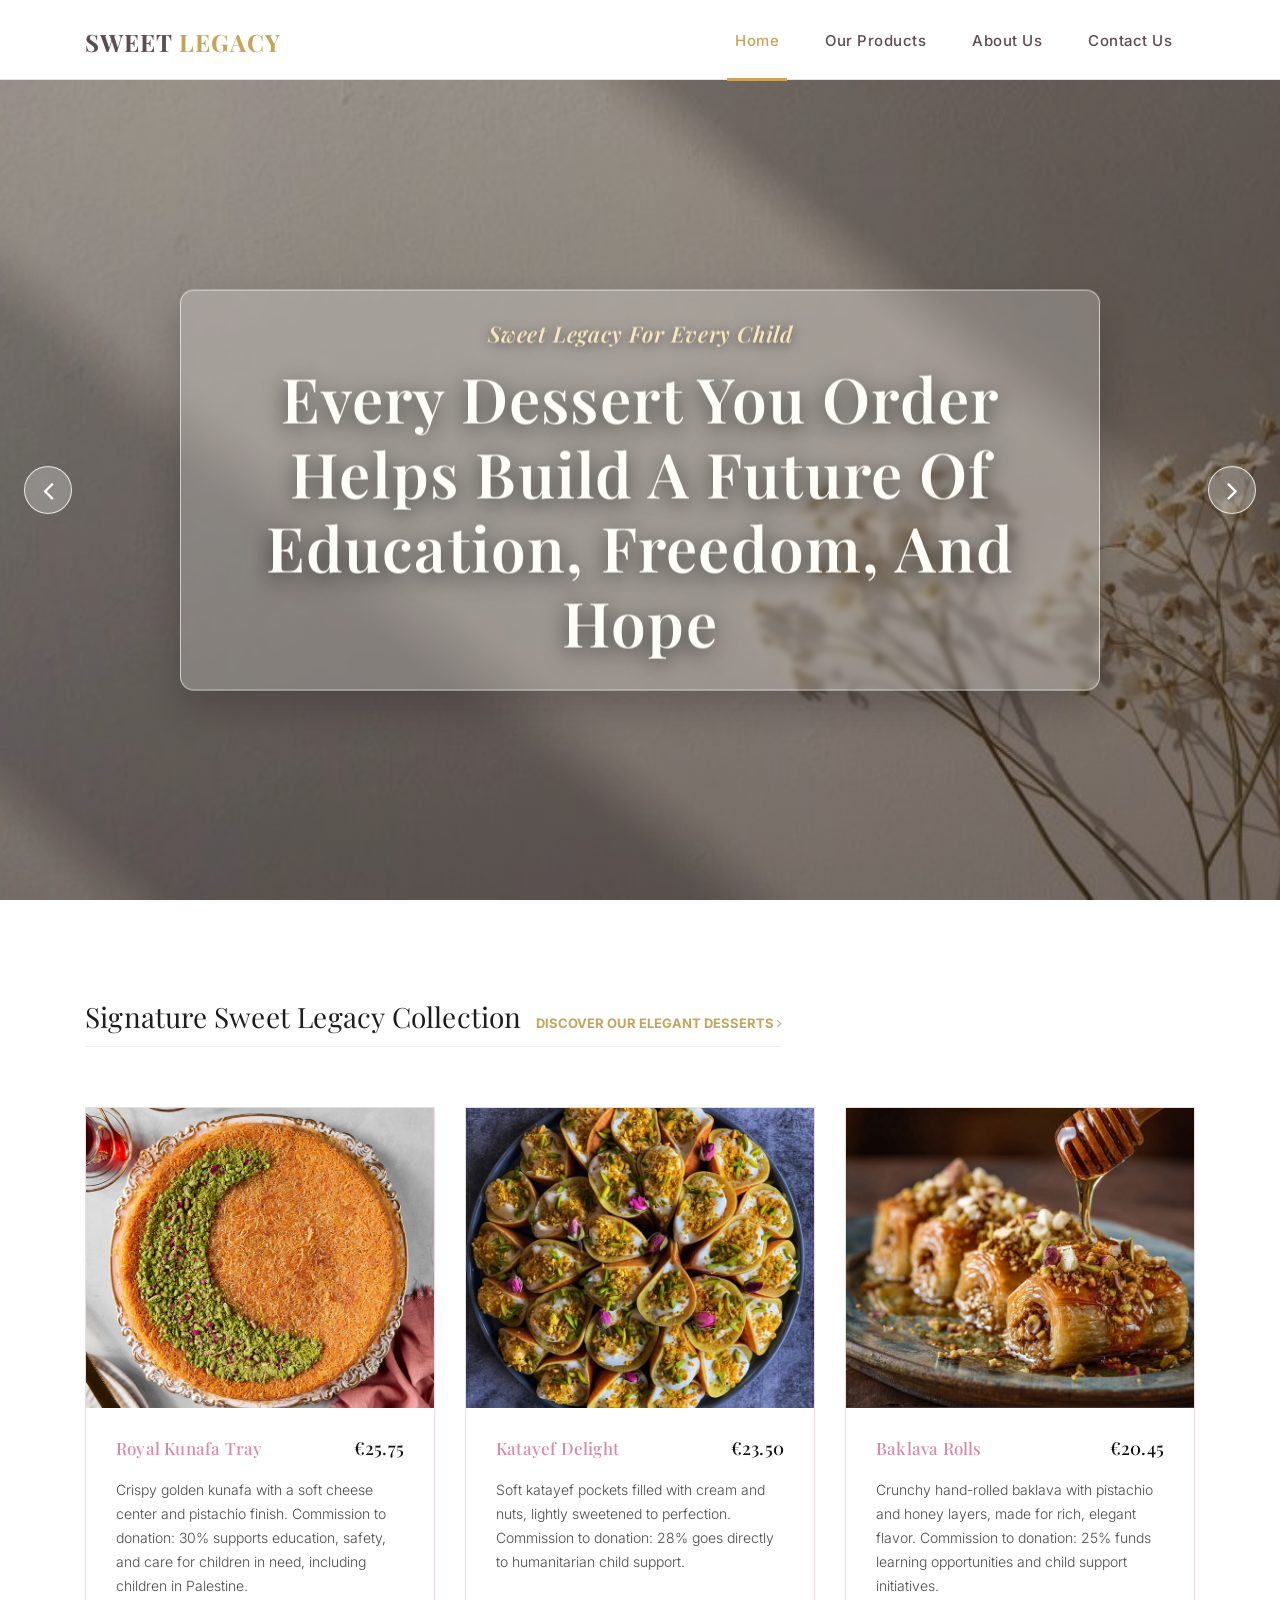
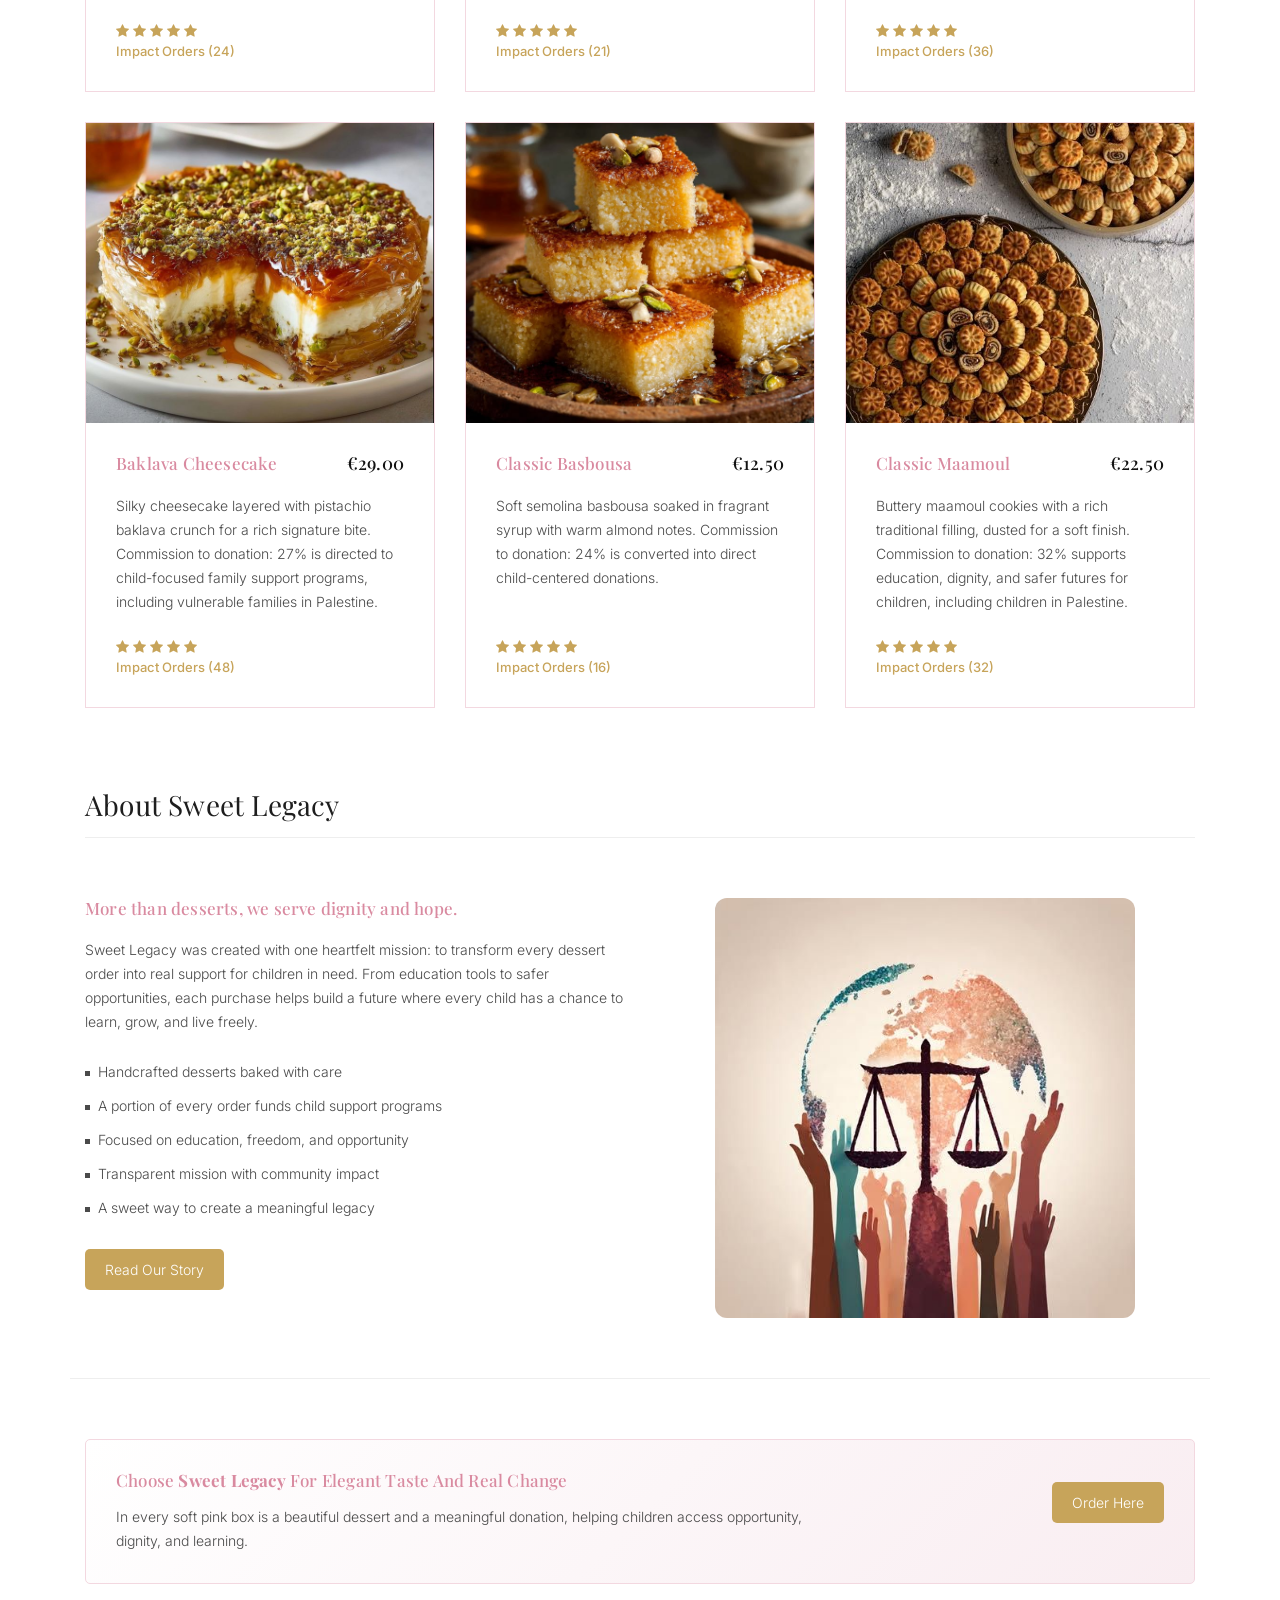
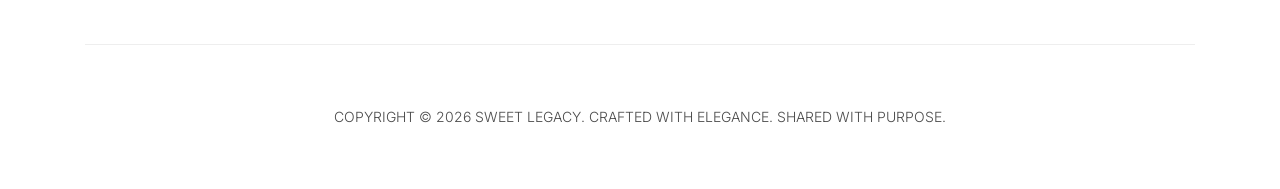
<file: index.html>
<!DOCTYPE html>
<html lang="en">

  <head>

    <meta charset="utf-8">
    <meta name="viewport" content="width=device-width, initial-scale=1, shrink-to-fit=no">
    <meta name="description" content="Sweet Legacy is a dessert shop with a purpose: every order helps support children with education, freedom, and opportunity.">
    <meta name="author" content="Sweet Legacy">
    <link href="https://fonts.googleapis.com/css?family=Poppins:100,200,300,400,500,600,700,800,900&display=swap" rel="stylesheet">

    <title>Sweet Legacy- by Greta</title>

    <!-- Bootstrap core CSS -->
    <link href="vendor/bootstrap/css/bootstrap.min.css" rel="stylesheet">
<!--

TemplateMo 546 Sixteen Clothing

https://templatemo.com/tm-546-sixteen-clothing

-->

    <!-- Additional CSS Files -->
    <link rel="stylesheet" href="assets/css/fontawesome.css">
    <link rel="stylesheet" href="assets/css/templatemo-sixteen.css">
    <link rel="stylesheet" href="assets/css/owl.css">

  </head>

  <body>

    <!-- ***** Preloader Start ***** -->
    <div id="preloader">
        <div class="jumper">
            <div></div>
            <div></div>
            <div></div>
        </div>
    </div>  
    <!-- ***** Preloader End ***** -->

    <!-- Header -->
    <header class="">
      <nav class="navbar navbar-expand-lg">
        <div class="container">
          <a class="navbar-brand" href="index.html"><h2>Sweet <em>Legacy</em></h2></a>
          <button class="navbar-toggler" type="button" data-toggle="collapse" data-target="#navbarResponsive" aria-controls="navbarResponsive" aria-expanded="false" aria-label="Toggle navigation">
            <span class="navbar-toggler-icon"></span>
          </button>
          <div class="collapse navbar-collapse" id="navbarResponsive">
            <ul class="navbar-nav ml-auto">
              <li class="nav-item active">
                <a class="nav-link" href="index.html">Home
                  <span class="sr-only">(current)</span>
                </a>
              </li> 
              <li class="nav-item">
                <a class="nav-link" href="products.html">Our Products</a>
              </li>
              <li class="nav-item">
                <a class="nav-link" href="about.html">About Us</a>
              </li>
              <li class="nav-item">
                <a class="nav-link" href="contact.html">Contact Us</a>
              </li>
            </ul>
          </div>
        </div>
      </nav>
    </header>

    <!-- Page Content -->
    <!-- Banner Starts Here -->
    <div class="banner header-text">
      <div class="owl-banner owl-carousel">
        <div class="banner-item-01">
          <div class="text-content">
            <h4>Sweet Legacy For Every Child</h4>
            <h2>Every Dessert You Order Helps Build A Future Of Education, Freedom, And Hope</h2>
          </div>
        </div>
        <div class="banner-item-02">
          <div class="text-content">
            <h4>More Than A Bakery</h4>
            <h2>We Turn Sweet Moments Into Real Support For Children In Need</h2>
          </div>
        </div>
        <div class="banner-item-03">
          <div class="text-content">
            <h4>Choose Compassion. Choose Impact.</h4>
            <h2>One Box At A Time, Sweet Legacy Creates Dignity, Chance, And Lasting Change</h2>
          </div>
        </div>
      </div>
    </div>
    <!-- Banner Ends Here -->

    <div class="latest-products">
      <div class="container">
        <div class="row">
          <div class="col-md-12">
            <div class="section-heading">
              <h2>Signature Sweet Legacy Collection</h2>
              <a href="products.html">discover our elegant desserts <i class="fa fa-angle-right"></i></a>
            </div>
          </div>
          <div class="col-md-4">
            <div class="product-item">
              <a href="#"><img src="assets/images/Kunafa _1.jfif" alt="Kunafa dessert" class="dessert-image"></a>
              <div class="down-content">
                <a href="#"><h4>Royal Kunafa Tray</h4></a>
                <h6>&euro;25.75</h6>
                <p>Crispy golden kunafa with a soft cheese center and pistachio finish. Commission to donation: 30% supports education, safety, and care for children in need, including children in Palestine.</p>
                <ul class="stars">
                  <li><i class="fa fa-star"></i></li>
                  <li><i class="fa fa-star"></i></li>
                  <li><i class="fa fa-star"></i></li>
                  <li><i class="fa fa-star"></i></li>
                  <li><i class="fa fa-star"></i></li>
                </ul>
                <span>Impact Orders (24)</span>
              </div>
            </div>
          </div>
          <div class="col-md-4">
            <div class="product-item">
              <a href="#"><img src="assets/images/Katayef_final.jfif" alt="Katayef dessert" class="dessert-image"></a>
              <div class="down-content">
                <a href="#"><h4>Katayef Delight</h4></a>
                <h6>&euro;23.50</h6>
                <p>Soft katayef pockets filled with cream and nuts, lightly sweetened to perfection. Commission to donation: 28% goes directly to humanitarian child support.</p>
                <ul class="stars">
                  <li><i class="fa fa-star"></i></li>
                  <li><i class="fa fa-star"></i></li>
                  <li><i class="fa fa-star"></i></li>
                  <li><i class="fa fa-star"></i></li>
                  <li><i class="fa fa-star"></i></li>
                </ul>
                <span>Impact Orders (21)</span>
              </div>
            </div>
          </div>
          <div class="col-md-4">
            <div class="product-item">
              <a href="#"><img src="assets/images/afiyet olsun_3.jfif" alt="Afiyet Olsun dessert" class="dessert-image"></a>
              <div class="down-content">
                <a href="#"><h4>Baklava Rolls</h4></a>
                <h6>&euro;20.45</h6>
                <p>Crunchy hand-rolled baklava with pistachio and honey layers, made for rich, elegant flavor. Commission to donation: 25% funds learning opportunities and child support initiatives.</p>
                <ul class="stars">
                  <li><i class="fa fa-star"></i></li>
                  <li><i class="fa fa-star"></i></li>
                  <li><i class="fa fa-star"></i></li>
                  <li><i class="fa fa-star"></i></li>
                  <li><i class="fa fa-star"></i></li>
                </ul>
                <span>Impact Orders (36)</span>
              </div>
            </div>
          </div>
          <div class="col-md-4">
            <div class="product-item">
              <a href="#"><img src="assets/images/Baklava Pistachio Cheesecake_4.jfif" alt="Baklava Pistachio Cheesecake" class="dessert-image"></a>
              <div class="down-content">
                <a href="#"><h4>Baklava Cheesecake</h4></a>
                <h6>&euro;29.00</h6>
                <p>Silky cheesecake layered with pistachio baklava crunch for a rich signature bite. Commission to donation: 27% is directed to child-focused family support programs, including vulnerable families in Palestine.</p>
                <ul class="stars">
                  <li><i class="fa fa-star"></i></li>
                  <li><i class="fa fa-star"></i></li>
                  <li><i class="fa fa-star"></i></li>
                  <li><i class="fa fa-star"></i></li>
                  <li><i class="fa fa-star"></i></li>
                </ul>
                <span>Impact Orders (48)</span>
              </div>
            </div>
          </div>
          <div class="col-md-4">
            <div class="product-item">
              <a href="#"><img src="assets/images/basbousa_final.jfif" alt="Basbousa dessert" class="dessert-image"></a>
              <div class="down-content">
                <a href="#"><h4>Classic Basbousa</h4></a>
                <h6>&euro;12.50</h6>
                <p>Soft semolina basbousa soaked in fragrant syrup with warm almond notes. Commission to donation: 24% is converted into direct child-centered donations.</p>
                <ul class="stars">
                  <li><i class="fa fa-star"></i></li>
                  <li><i class="fa fa-star"></i></li>
                  <li><i class="fa fa-star"></i></li>
                  <li><i class="fa fa-star"></i></li>
                  <li><i class="fa fa-star"></i></li>
                </ul>
                <span>Impact Orders (16)</span>
              </div>
            </div>
          </div>
          <div class="col-md-4">
            <div class="product-item">
              <a href="#"><img src="assets/images/maamoul_final1.jfif" alt="Maamoul dessert" class="dessert-image maamoul-image"></a>
              <div class="down-content">
                <a href="#"><h4>Classic Maamoul</h4></a>
                <h6>&euro;22.50</h6>
                <p>Buttery maamoul cookies with a rich traditional filling, dusted for a soft finish. Commission to donation: 32% supports education, dignity, and safer futures for children, including children in Palestine.</p>
                <ul class="stars">
                  <li><i class="fa fa-star"></i></li>
                  <li><i class="fa fa-star"></i></li>
                  <li><i class="fa fa-star"></i></li>
                  <li><i class="fa fa-star"></i></li>
                  <li><i class="fa fa-star"></i></li>
                </ul>
                <span>Impact Orders (32)</span>
              </div>
            </div>
          </div>
        </div>
      </div>
    </div>

    <div class="best-features">
      <div class="container">
        <div class="row">
          <div class="col-md-12">
            <div class="section-heading">
              <h2>About Sweet Legacy</h2>
            </div>
          </div>
          <div class="col-md-6">
            <div class="left-content">
              <h4>More than desserts, we serve dignity and hope.</h4>
              <p>Sweet Legacy was created with one heartfelt mission: to transform every dessert order into real support for children in need. From education tools to safer opportunities, each purchase helps build a future where every child has a chance to learn, grow, and live freely.</p>
              <ul class="featured-list">
                <li><a href="#">Handcrafted desserts baked with care</a></li>
                <li><a href="#">A portion of every order funds child support programs</a></li>
                <li><a href="#">Focused on education, freedom, and opportunity</a></li>
                <li><a href="#">Transparent mission with community impact</a></li>
                <li><a href="#">A sweet way to create a meaningful legacy</a></li>
              </ul>
              <a href="about.html" class="filled-button">Read Our Story</a>
            </div>
          </div>
          <div class="col-md-6">
            <div class="right-image">
              <img src="assets/images/Human.jfif" alt="Sweet Legacy mission image" class="mission-image">
            </div>
          </div>
        </div>
      </div>
    </div>


    <div class="call-to-action">
      <div class="container">
        <div class="row">
          <div class="col-md-12">
            <div class="inner-content">
              <div class="row">
                <div class="col-md-8">
                  <h4>Choose <em>Sweet Legacy</em> For Elegant Taste And Real Change</h4>
                  <p>In every soft pink box is a beautiful dessert and a meaningful donation, helping children access opportunity, dignity, and learning.</p>
                </div>
                <div class="col-md-4">
                  <a href="products.html" class="filled-button">Order Here</a>
                </div>
              </div>
            </div>
          </div>
        </div>
      </div>
    </div>

    
    <footer>
      <div class="container">
        <div class="row">
          <div class="col-md-12">
            <div class="inner-content">
              <p>Copyright &copy; 2026 Sweet Legacy.
            
            Crafted with elegance. Shared with purpose.</p>
            </div>
          </div>
        </div>
      </div>
    </footer>


    <!-- Bootstrap core JavaScript -->
    <script src="vendor/jquery/jquery.min.js"></script>
    <script src="vendor/bootstrap/js/bootstrap.bundle.min.js"></script>


    <!-- Additional Scripts -->
    <script src="assets/js/custom.js"></script>
    <script src="assets/js/owl.js"></script>
    <script src="assets/js/slick.js"></script>
    <script src="assets/js/isotope.js"></script>
    <script src="assets/js/accordions.js"></script>


    <script language = "text/Javascript"> 
      cleared[0] = cleared[1] = cleared[2] = 0; //set a cleared flag for each field
      function clearField(t){                   //declaring the array outside of the
      if(! cleared[t.id]){                      // function makes it static and global
          cleared[t.id] = 1;  // you could use true and false, but that's more typing
          t.value='';         // with more chance of typos
          t.style.color='#fff';
          }
      }
    </script>


  </body>

</html>
</file>
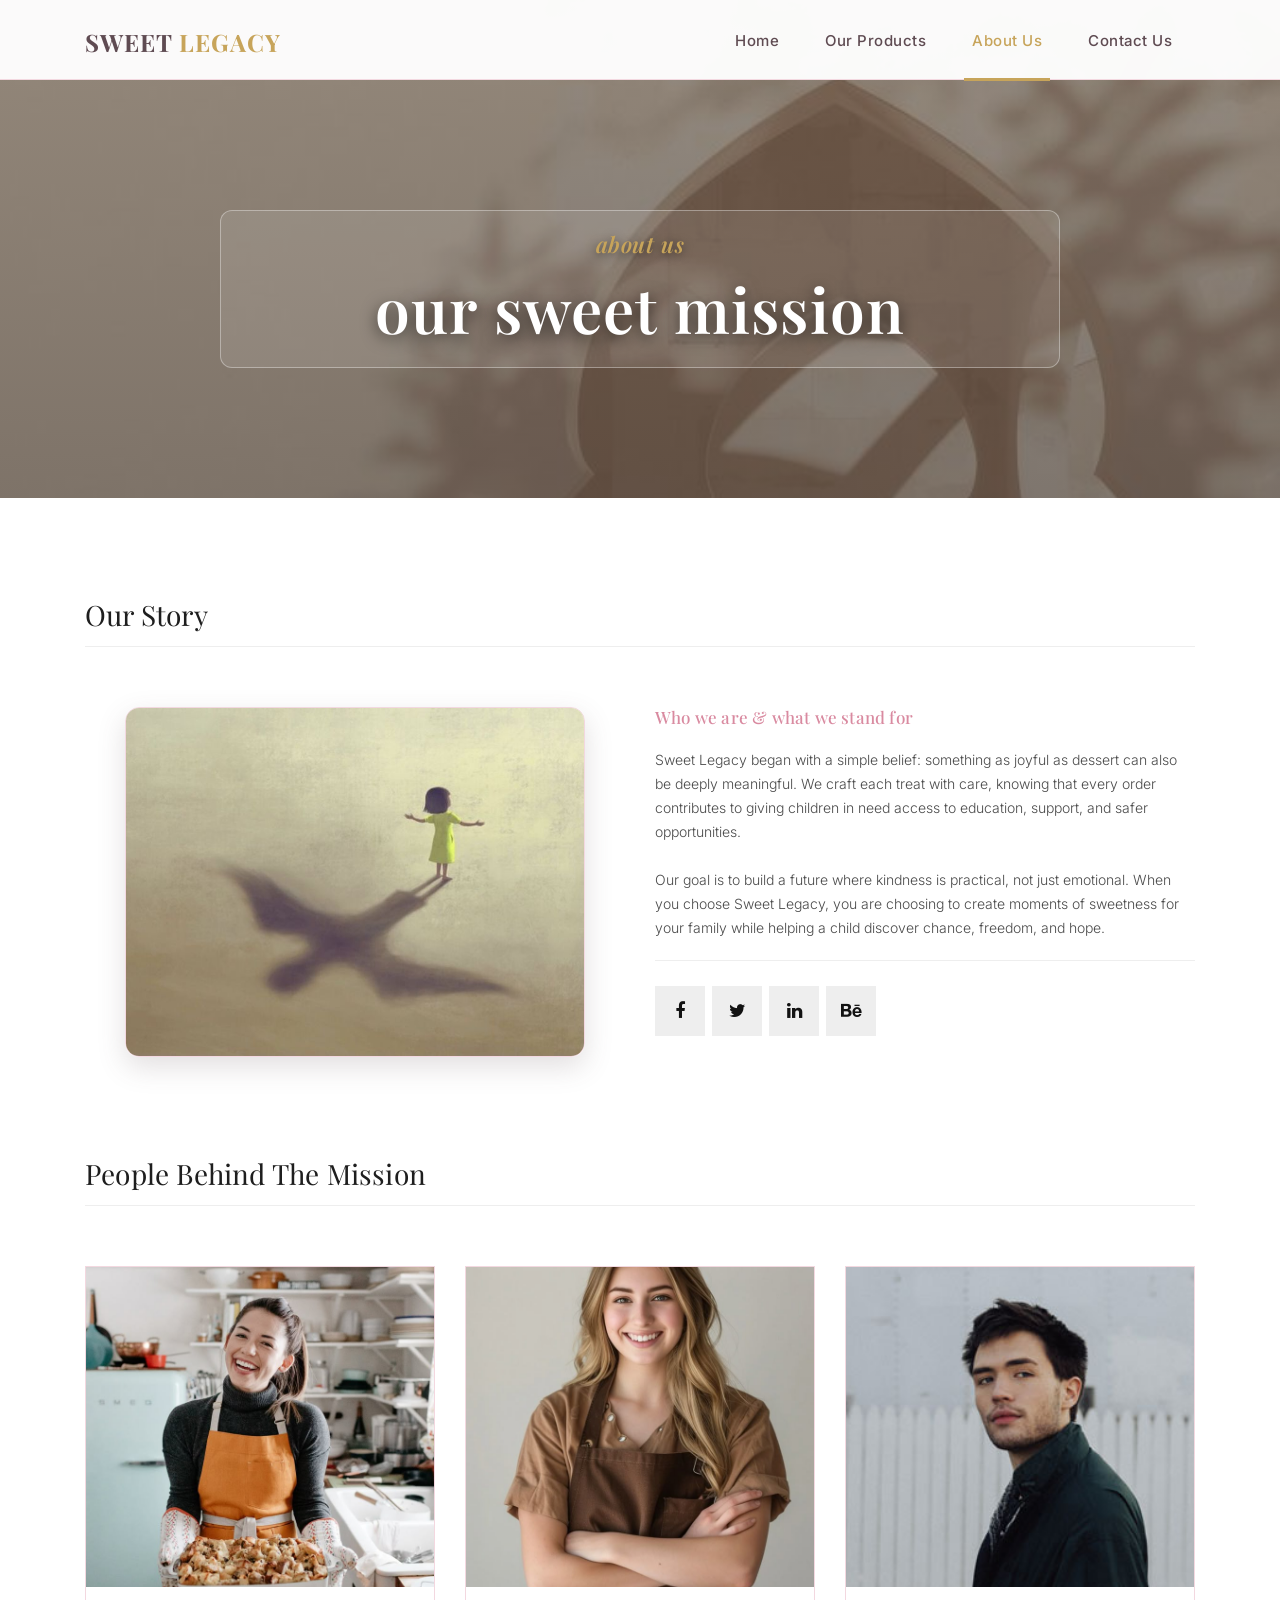
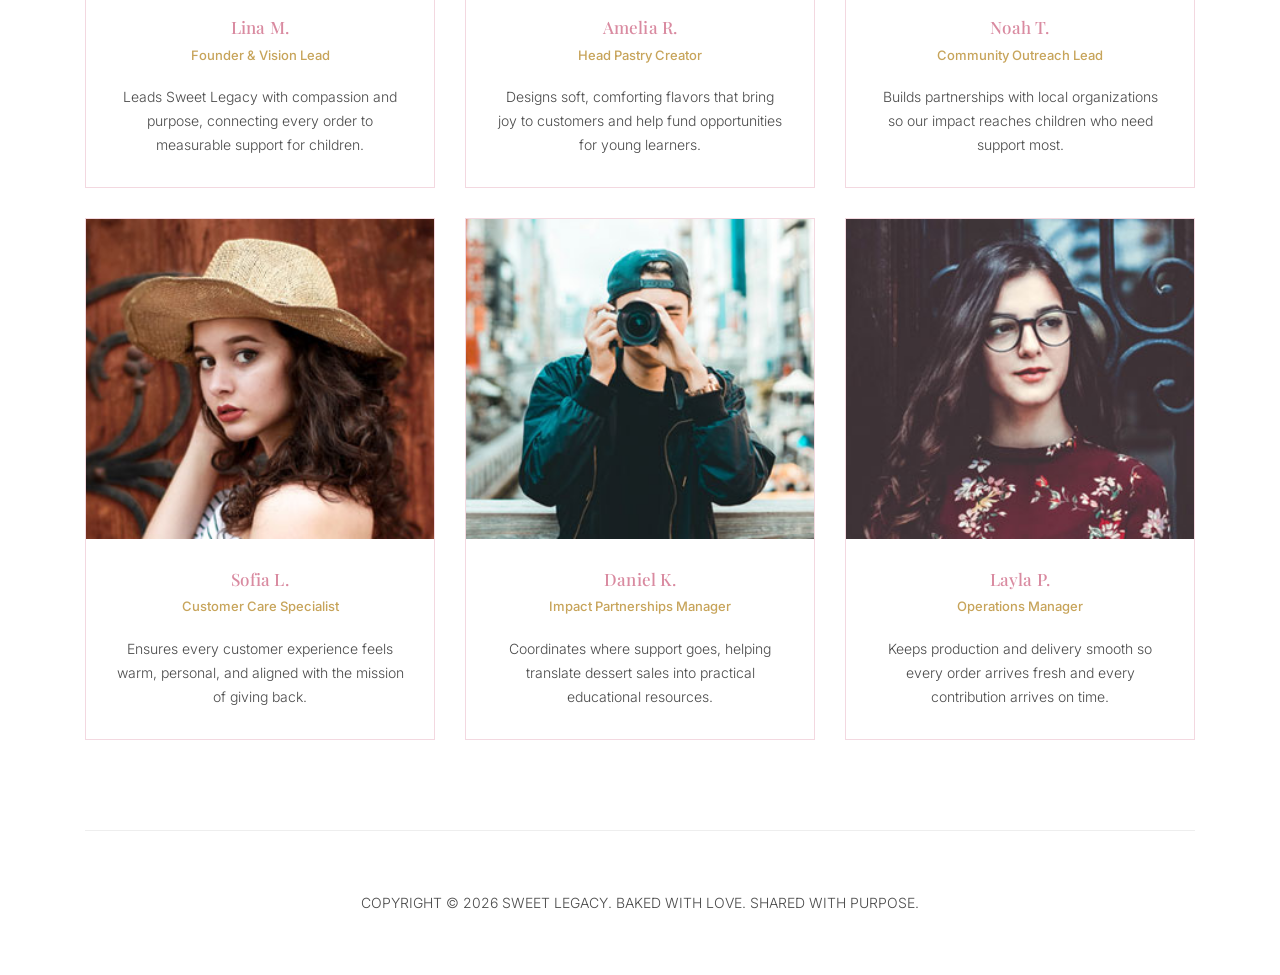
<file: about.html>
<!DOCTYPE html>
<html lang="en">

  <head>

    <meta charset="utf-8">
    <meta name="viewport" content="width=device-width, initial-scale=1, shrink-to-fit=no">
    <meta name="description" content="Learn the Sweet Legacy story: desserts with heart that support children with education, opportunity, and freedom.">
    <meta name="author" content="Sweet Legacy">
    <link href="https://fonts.googleapis.com/css?family=Poppins:100,200,300,400,500,600,700,800,900&display=swap" rel="stylesheet">

    <title>Sweet Legacy - Our Story</title>

    <!-- Bootstrap core CSS -->
    <link href="vendor/bootstrap/css/bootstrap.min.css" rel="stylesheet">
<!--

TemplateMo 546 Sixteen Clothing

https://templatemo.com/tm-546-sixteen-clothing

-->

    <!-- Additional CSS Files -->
    <link rel="stylesheet" href="assets/css/fontawesome.css">
    <link rel="stylesheet" href="assets/css/templatemo-sixteen.css">
    <link rel="stylesheet" href="assets/css/owl.css">

  </head>

  <body>

    <!-- ***** Preloader Start ***** -->
    <div id="preloader">
        <div class="jumper">
            <div></div>
            <div></div>
            <div></div>
        </div>
    </div>  
    <!-- ***** Preloader End ***** -->

    <!-- Header -->
    <header class="">
      <nav class="navbar navbar-expand-lg">
        <div class="container">
          <a class="navbar-brand" href="index.html"><h2>Sweet <em>Legacy</em></h2></a>
          <button class="navbar-toggler" type="button" data-toggle="collapse" data-target="#navbarResponsive" aria-controls="navbarResponsive" aria-expanded="false" aria-label="Toggle navigation">
            <span class="navbar-toggler-icon"></span>
          </button>
          <div class="collapse navbar-collapse" id="navbarResponsive">
            <ul class="navbar-nav ml-auto">
              <li class="nav-item">
                <a class="nav-link" href="index.html">Home
                  <span class="sr-only">(current)</span>
                </a>
              </li> 
              <li class="nav-item">
                <a class="nav-link" href="products.html">Our Products</a>
              </li>
              <li class="nav-item active">
                <a class="nav-link" href="about.html">About Us</a>
              </li>
              <li class="nav-item">
                <a class="nav-link" href="contact.html">Contact Us</a>
              </li>
            </ul>
          </div>
        </div>
      </nav>
    </header>

    <!-- Page Content -->
    <div class="page-heading about-heading header-text">
      <div class="container">
        <div class="row">
          <div class="col-md-12">
            <div class="text-content">
              <h4>about us</h4>
              <h2>our sweet mission</h2>
            </div>
          </div>
        </div>
      </div>
    </div>


    <div class="best-features about-features">
      <div class="container">
        <div class="row">
          <div class="col-md-12">
            <div class="section-heading">
              <h2>Our Story</h2>
            </div>
          </div>
          <div class="col-md-6">
            <div class="right-image">
              <img src="assets/images/human_1.jfif" alt="Child hope illustration" class="story-image">
            </div>
          </div>
          <div class="col-md-6">
            <div class="left-content">
              <h4>Who we are &amp; what we stand for</h4>
              <p>Sweet Legacy began with a simple belief: something as joyful as dessert can also be deeply meaningful. We craft each treat with care, knowing that every order contributes to giving children in need access to education, support, and safer opportunities.<br><br>Our goal is to build a future where kindness is practical, not just emotional. When you choose Sweet Legacy, you are choosing to create moments of sweetness for your family while helping a child discover chance, freedom, and hope.</p>
              <ul class="social-icons">
                <li><a href="#"><i class="fa fa-facebook"></i></a></li>
                <li><a href="#"><i class="fa fa-twitter"></i></a></li>
                <li><a href="#"><i class="fa fa-linkedin"></i></a></li>
                <li><a href="#"><i class="fa fa-behance"></i></a></li>
              </ul>
            </div>
          </div>
        </div>
      </div>
    </div>

    
    <div class="team-members">
      <div class="container">
        <div class="row">
          <div class="col-md-12">
            <div class="section-heading">
              <h2>People Behind The Mission</h2>
            </div>
          </div>
          <div class="col-md-4">
            <div class="team-member">
              <div class="thumb-container">
                <img src="assets/images/baker_1.jfif" alt="Sweet Legacy baker">
                <div class="hover-effect">
                  <div class="hover-content">
                    <ul class="social-icons">
                      <li><a href="#"><i class="fa fa-facebook"></i></a></li>
                      <li><a href="#"><i class="fa fa-twitter"></i></a></li>
                      <li><a href="#"><i class="fa fa-linkedin"></i></a></li>
                      <li><a href="#"><i class="fa fa-behance"></i></a></li>
                    </ul>
                  </div>
                </div>
              </div>
              <div class="down-content">
                <h4>Lina M.</h4>
                <span>Founder &amp; Vision Lead</span>
                <p>Leads Sweet Legacy with compassion and purpose, connecting every order to measurable support for children.</p>
              </div>
            </div>
          </div>
          <div class="col-md-4">
            <div class="team-member">
              <div class="thumb-container">
                <img src="assets/images/baker_32.jfif" alt="Sweet Legacy baker">
                <div class="hover-effect">
                  <div class="hover-content">
                    <ul class="social-icons">
                      <li><a href="#"><i class="fa fa-facebook"></i></a></li>
                      <li><a href="#"><i class="fa fa-twitter"></i></a></li>
                      <li><a href="#"><i class="fa fa-linkedin"></i></a></li>
                      <li><a href="#"><i class="fa fa-behance"></i></a></li>
                    </ul>
                  </div>
                </div>
              </div>
              <div class="down-content">
                <h4>Amelia R.</h4>
                <span>Head Pastry Creator</span>
                <p>Designs soft, comforting flavors that bring joy to customers and help fund opportunities for young learners.</p>
              </div>
            </div>
          </div>
          <div class="col-md-4">
            <div class="team-member">
              <div class="thumb-container">
                <img src="assets/images/team_03.jpg" alt="">
                <div class="hover-effect">
                  <div class="hover-content">
                    <ul class="social-icons">
                      <li><a href="#"><i class="fa fa-facebook"></i></a></li>
                      <li><a href="#"><i class="fa fa-twitter"></i></a></li>
                      <li><a href="#"><i class="fa fa-linkedin"></i></a></li>
                      <li><a href="#"><i class="fa fa-behance"></i></a></li>
                    </ul>
                  </div>
                </div>
              </div>
              <div class="down-content">
                <h4>Noah T.</h4>
                <span>Community Outreach Lead</span>
                <p>Builds partnerships with local organizations so our impact reaches children who need support most.</p>
              </div>
            </div>
          </div>
          <div class="col-md-4">
            <div class="team-member">
              <div class="thumb-container">
                <img src="assets/images/team_04.jpg" alt="">
                <div class="hover-effect">
                  <div class="hover-content">
                    <ul class="social-icons">
                      <li><a href="#"><i class="fa fa-facebook"></i></a></li>
                      <li><a href="#"><i class="fa fa-twitter"></i></a></li>
                      <li><a href="#"><i class="fa fa-linkedin"></i></a></li>
                      <li><a href="#"><i class="fa fa-behance"></i></a></li>
                    </ul>
                  </div>
                </div>
              </div>
              <div class="down-content">
                <h4>Sofia L.</h4>
                <span>Customer Care Specialist</span>
                <p>Ensures every customer experience feels warm, personal, and aligned with the mission of giving back.</p>
              </div>
            </div>
          </div>
          <div class="col-md-4">
            <div class="team-member">
              <div class="thumb-container">
                <img src="assets/images/team_05.jpg" alt="">
                <div class="hover-effect">
                  <div class="hover-content">
                    <ul class="social-icons">
                      <li><a href="#"><i class="fa fa-facebook"></i></a></li>
                      <li><a href="#"><i class="fa fa-twitter"></i></a></li>
                      <li><a href="#"><i class="fa fa-linkedin"></i></a></li>
                      <li><a href="#"><i class="fa fa-behance"></i></a></li>
                    </ul>
                  </div>
                </div>
              </div>
              <div class="down-content">
                <h4>Daniel K.</h4>
                <span>Impact Partnerships Manager</span>
                <p>Coordinates where support goes, helping translate dessert sales into practical educational resources.</p>
              </div>
            </div>
          </div>
          <div class="col-md-4">
            <div class="team-member">
              <div class="thumb-container">
                <img src="assets/images/team_06.jpg" alt="">
                <div class="hover-effect">
                  <div class="hover-content">
                    <ul class="social-icons">
                      <li><a href="#"><i class="fa fa-facebook"></i></a></li>
                      <li><a href="#"><i class="fa fa-twitter"></i></a></li>
                      <li><a href="#"><i class="fa fa-linkedin"></i></a></li>
                      <li><a href="#"><i class="fa fa-behance"></i></a></li>
                    </ul>
                  </div>
                </div>
              </div>
              <div class="down-content">
                <h4>Layla P.</h4>
                <span>Operations Manager</span>
                <p>Keeps production and delivery smooth so every order arrives fresh and every contribution arrives on time.</p>
              </div>
            </div>
          </div>
        </div>
      </div>
    </div>

    <footer>
      <div class="container">
        <div class="row">
          <div class="col-md-12">
            <div class="inner-content">
              <p>Copyright &copy; 2026 Sweet Legacy.
            
            Baked with love. Shared with purpose.</p>
            </div>
          </div>
        </div>
      </div>
    </footer>


    <!-- Bootstrap core JavaScript -->
    <script src="vendor/jquery/jquery.min.js"></script>
    <script src="vendor/bootstrap/js/bootstrap.bundle.min.js"></script>


    <!-- Additional Scripts -->
    <script src="assets/js/custom.js"></script>
    <script src="assets/js/owl.js"></script>
    <script src="assets/js/slick.js"></script>
    <script src="assets/js/isotope.js"></script>
    <script src="assets/js/accordions.js"></script>


    <script language = "text/Javascript"> 
      cleared[0] = cleared[1] = cleared[2] = 0; //set a cleared flag for each field
      function clearField(t){                   //declaring the array outside of the
      if(! cleared[t.id]){                      // function makes it static and global
          cleared[t.id] = 1;  // you could use true and false, but that's more typing
          t.value='';         // with more chance of typos
          t.style.color='#fff';
          }
      }
    </script>


  </body>

</html>
</file>
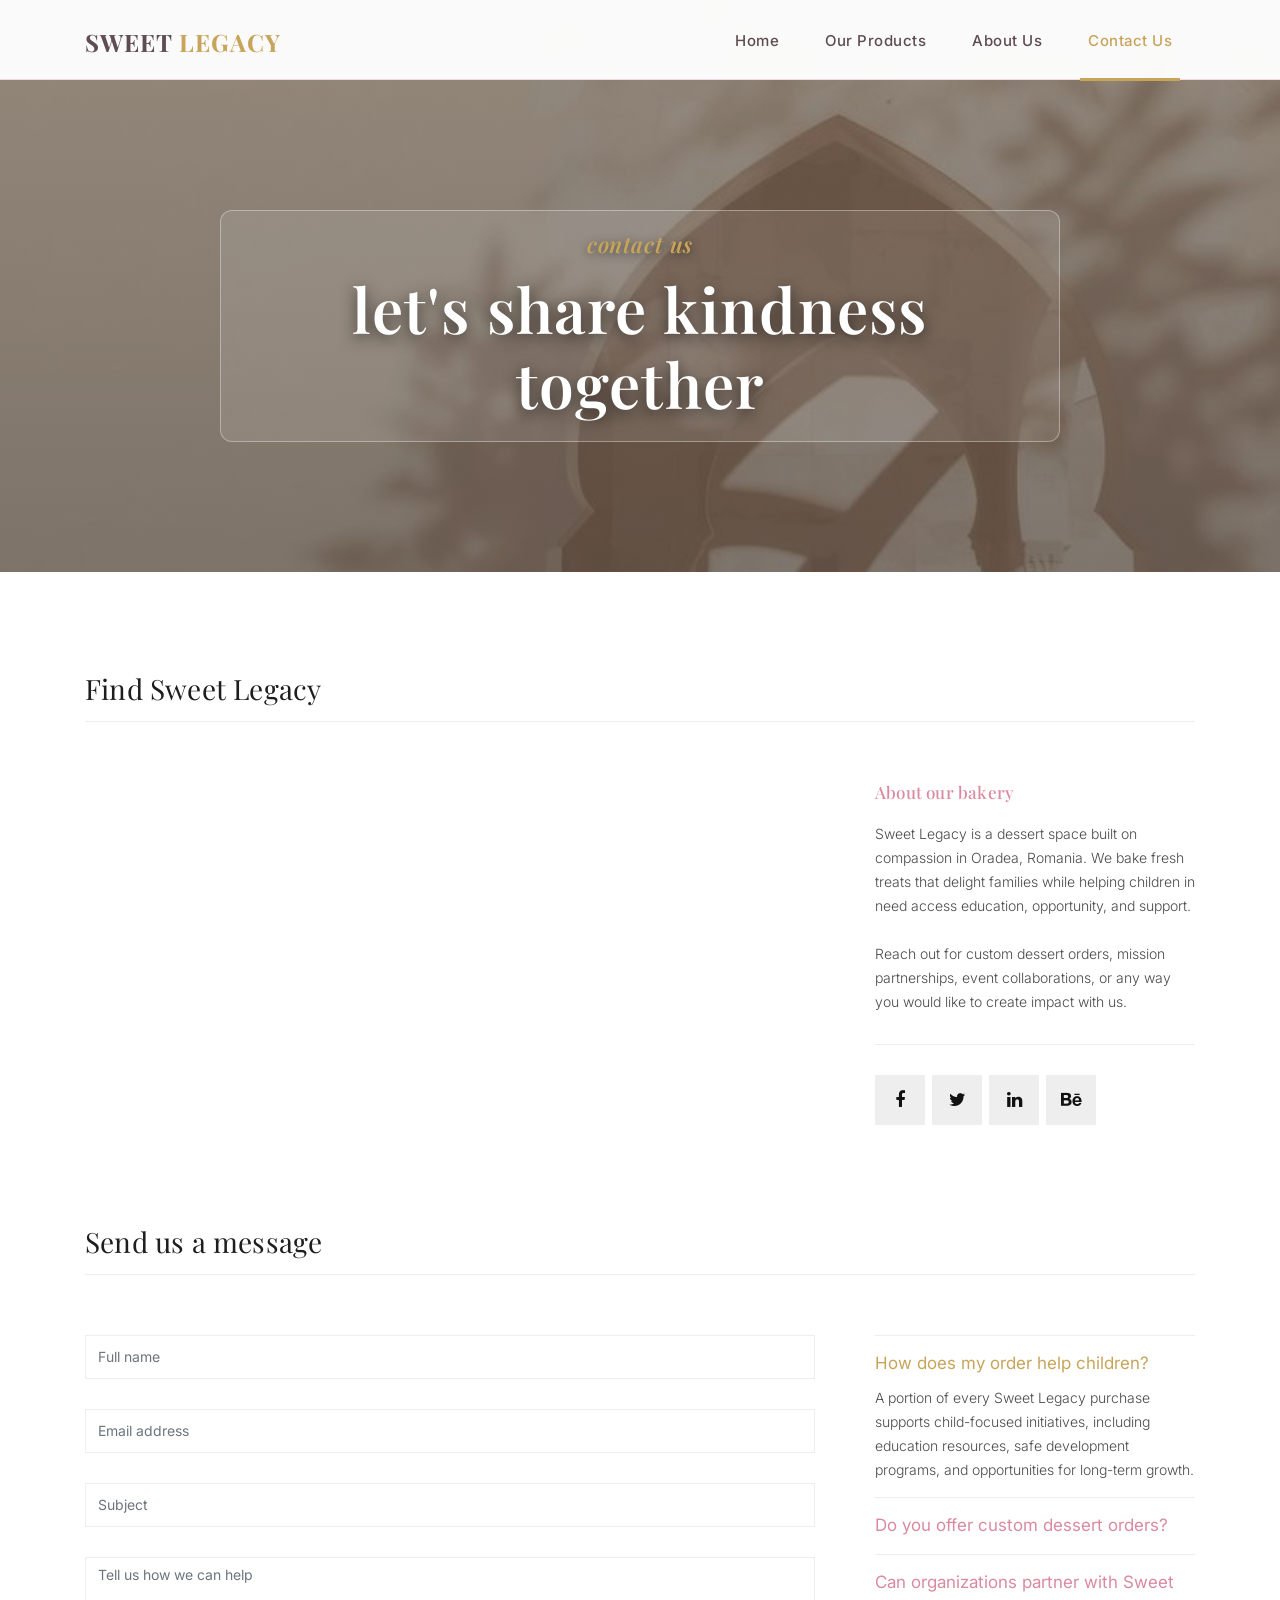
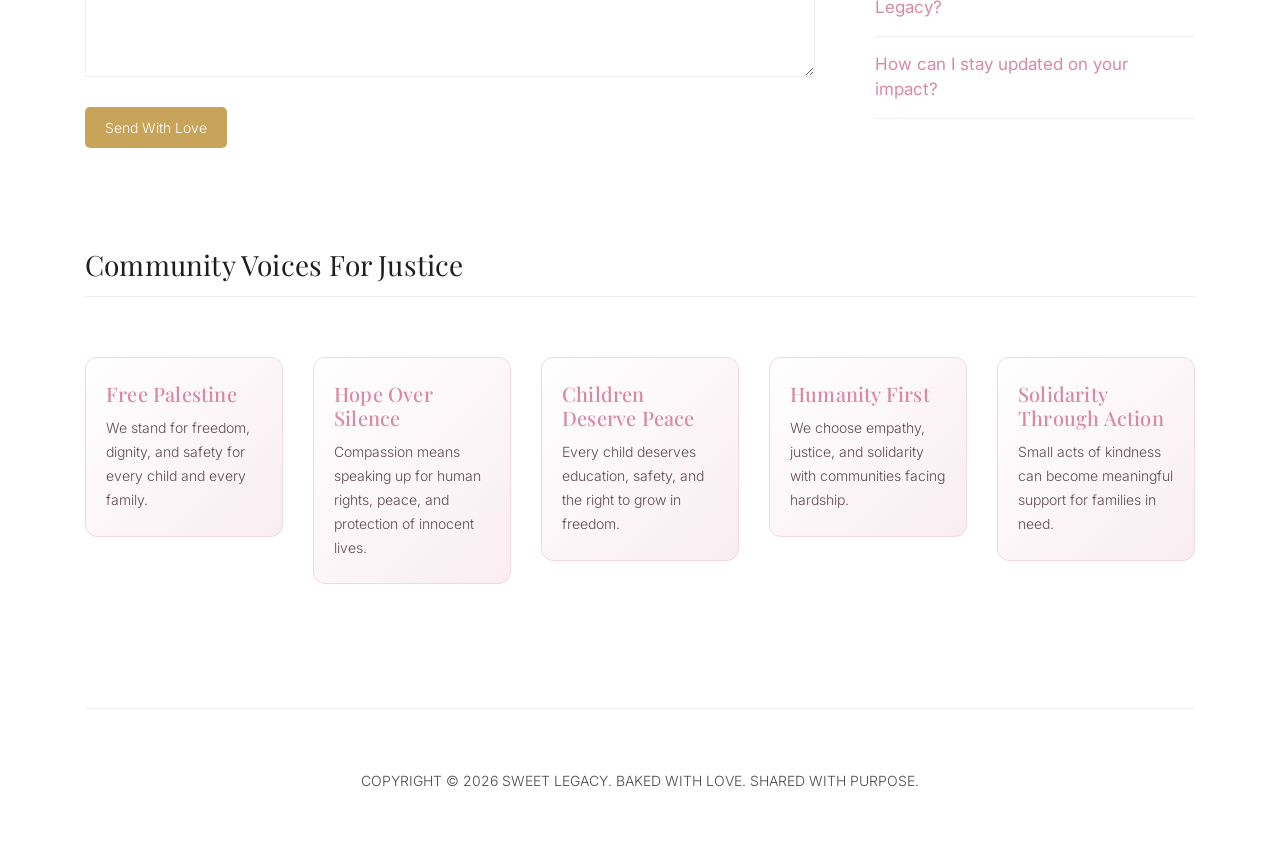
<file: contact.html>
<!DOCTYPE html>
<html lang="en">

  <head>

    <meta charset="utf-8">
    <meta name="viewport" content="width=device-width, initial-scale=1, shrink-to-fit=no">
    <meta name="description" content="Contact Sweet Legacy to order meaningful desserts, partner with us, or support children through our mission.">
    <meta name="author" content="Sweet Legacy">
    <link href="https://fonts.googleapis.com/css?family=Poppins:100,200,300,400,500,600,700,800,900&display=swap" rel="stylesheet">

    <title>Sweet Legacy - Contact</title>

    <!-- Bootstrap core CSS -->
    <link href="vendor/bootstrap/css/bootstrap.min.css" rel="stylesheet">
<!--

TemplateMo 546 Sixteen Clothing

https://templatemo.com/tm-546-sixteen-clothing

-->

    <!-- Additional CSS Files -->
    <link rel="stylesheet" href="assets/css/fontawesome.css">
    <link rel="stylesheet" href="assets/css/templatemo-sixteen.css">
    <link rel="stylesheet" href="assets/css/owl.css">

  </head>

  <body>

    <!-- ***** Preloader Start ***** -->
    <div id="preloader">
        <div class="jumper">
            <div></div>
            <div></div>
            <div></div>
        </div>
    </div>  
    <!-- ***** Preloader End ***** -->

    <!-- Header -->
    <header class="">
      <nav class="navbar navbar-expand-lg">
        <div class="container">
          <a class="navbar-brand" href="index.html"><h2>Sweet <em>Legacy</em></h2></a>
          <button class="navbar-toggler" type="button" data-toggle="collapse" data-target="#navbarResponsive" aria-controls="navbarResponsive" aria-expanded="false" aria-label="Toggle navigation">
            <span class="navbar-toggler-icon"></span>
          </button>
          <div class="collapse navbar-collapse" id="navbarResponsive">
            <ul class="navbar-nav ml-auto">
              <li class="nav-item">
                <a class="nav-link" href="index.html">Home
                  <span class="sr-only">(current)</span>
                </a>
              </li> 
              <li class="nav-item">
                <a class="nav-link" href="products.html">Our Products</a>
              </li>
              <li class="nav-item">
                <a class="nav-link" href="about.html">About Us</a>
              </li>
              <li class="nav-item active">
                <a class="nav-link" href="contact.html">Contact Us</a>
              </li>
            </ul>
          </div>
        </div>
      </nav>
    </header>

    <!-- Page Content -->
    <div class="page-heading contact-heading header-text">
      <div class="container">
        <div class="row">
          <div class="col-md-12">
            <div class="text-content">
              <h4>contact us</h4>
              <h2>let's share kindness together</h2>
            </div>
          </div>
        </div>
      </div>
    </div>


    <div class="find-us">
      <div class="container">
        <div class="row">
          <div class="col-md-12">
            <div class="section-heading">
              <h2>Find Sweet Legacy</h2>
            </div>
          </div>
          <div class="col-md-8">
<!-- How to change your own map point
	1. Go to Google Maps
	2. Click on your location point
	3. Click "Share" and choose "Embed map" tab
	4. Copy only URL and paste it within the src="" field below
-->
            <div id="map">
              <iframe src="https://maps.google.com/maps?q=Oradea%2C%20Romania&t=&z=13&ie=UTF8&iwloc=&output=embed" width="100%" height="330px" frameborder="0" style="border:0" allowfullscreen></iframe>
            </div>
          </div>
          <div class="col-md-4">
            <div class="left-content">
              <h4>About our bakery</h4>
              <p>Sweet Legacy is a dessert space built on compassion in Oradea, Romania. We bake fresh treats that delight families while helping children in need access education, opportunity, and support.<br><br>Reach out for custom dessert orders, mission partnerships, event collaborations, or any way you would like to create impact with us.</p>
              <ul class="social-icons">
                <li><a href="#"><i class="fa fa-facebook"></i></a></li>
                <li><a href="#"><i class="fa fa-twitter"></i></a></li>
                <li><a href="#"><i class="fa fa-linkedin"></i></a></li>
                <li><a href="#"><i class="fa fa-behance"></i></a></li>
              </ul>
            </div>
          </div>
        </div>
      </div>
    </div>

    
    <div class="send-message">
      <div class="container">
        <div class="row">
          <div class="col-md-12">
            <div class="section-heading">
              <h2>Send us a message</h2>
            </div>
          </div>
          <div class="col-md-8">
            <div class="contact-form">
              <form id="contact" action="" method="post">
                <div class="row">
                  <div class="col-lg-12 col-md-12 col-sm-12">
                    <fieldset>
                      <input name="name" type="text" class="form-control" id="name" placeholder="Full name" required="">
                    </fieldset>
                  </div>
                  <div class="col-lg-12 col-md-12 col-sm-12">
                    <fieldset>
                      <input name="email" type="text" class="form-control" id="email" placeholder="Email address" required="">
                    </fieldset>
                  </div>
                  <div class="col-lg-12 col-md-12 col-sm-12">
                    <fieldset>
                      <input name="subject" type="text" class="form-control" id="subject" placeholder="Subject" required="">
                    </fieldset>
                  </div>
                  <div class="col-lg-12">
                    <fieldset>
                      <textarea name="message" rows="6" class="form-control" id="message" placeholder="Tell us how we can help" required=""></textarea>
                    </fieldset>
                  </div>
                  <div class="col-lg-12">
                    <fieldset>
                      <button type="submit" id="form-submit" class="filled-button">Send with love</button>
                    </fieldset>
                  </div>
                </div>
              </form>
            </div>
          </div>
          <div class="col-md-4">
            <ul class="accordion">
              <li>
                  <a>How does my order help children?</a>
                  <div class="content">
                      <p>A portion of every Sweet Legacy purchase supports child-focused initiatives, including education resources, safe development programs, and opportunities for long-term growth.</p>
                  </div>
              </li>
              <li>
                  <a>Do you offer custom dessert orders?</a>
                  <div class="content">
                      <p>Yes. We create custom cakes, celebration dessert boxes, and event menus. Share your occasion and we will design something warm, beautiful, and unforgettable.</p>
                  </div>
              </li>
              <li>
                  <a>Can organizations partner with Sweet Legacy?</a>
                  <div class="content">
                      <p>Absolutely. We welcome schools, nonprofits, and community groups to partner with us for fundraising, awareness campaigns, and local support initiatives.</p>
                  </div>
              </li>
              <li>
                  <a>How can I stay updated on your impact?</a>
                  <div class="content">
                      <p>Follow our social channels and newsletter for impact updates, seasonal dessert launches, and stories showing how your orders help create real change.</p>
                  </div>
              </li>
            </ul>
          </div>
        </div>
      </div>
    </div>

    <div class="happy-clients">
      <div class="container">
        <div class="row">
          <div class="col-md-12">
            <div class="section-heading">
              <h2>Community Voices For Justice</h2>
            </div>
          </div>
          <div class="col-md-12">
            <div class="owl-clients owl-carousel">
              <div class="client-item">
                <div class="voice-card">
                  <h5>Free Palestine</h5>
                  <p>We stand for freedom, dignity, and safety for every child and every family.</p>
                </div>
              </div>
              
              <div class="client-item">
                <div class="voice-card">
                  <h5>Hope Over Silence</h5>
                  <p>Compassion means speaking up for human rights, peace, and protection of innocent lives.</p>
                </div>
              </div>
              
              <div class="client-item">
                <div class="voice-card">
                  <h5>Children Deserve Peace</h5>
                  <p>Every child deserves education, safety, and the right to grow in freedom.</p>
                </div>
              </div>
              
              <div class="client-item">
                <div class="voice-card">
                  <h5>Humanity First</h5>
                  <p>We choose empathy, justice, and solidarity with communities facing hardship.</p>
                </div>
              </div>
              
              <div class="client-item">
                <div class="voice-card">
                  <h5>Solidarity Through Action</h5>
                  <p>Small acts of kindness can become meaningful support for families in need.</p>
                </div>
              </div>
              
              <div class="client-item">
                <div class="voice-card">
                  <h5>Justice, Peace, Freedom</h5>
                  <p>We believe in a future where all people can live with dignity and equal rights.</p>
                </div>
              </div>
            </div>
          </div>
        </div>
      </div>
    </div>

    
    <footer>
      <div class="container">
        <div class="row">
          <div class="col-md-12">
            <div class="inner-content">
              <p>Copyright &copy; 2026 Sweet Legacy.
            
            Baked with love. Shared with purpose.</p>
            </div>
          </div>
        </div>
      </div>
    </footer>


    <!-- Bootstrap core JavaScript -->
    <script src="vendor/jquery/jquery.min.js"></script>
    <script src="vendor/bootstrap/js/bootstrap.bundle.min.js"></script>


    <!-- Additional Scripts -->
    <script src="assets/js/custom.js"></script>
    <script src="assets/js/owl.js"></script>
    <script src="assets/js/slick.js"></script>
    <script src="assets/js/isotope.js"></script>
    <script src="assets/js/accordions.js"></script>


    <script language = "text/Javascript"> 
      cleared[0] = cleared[1] = cleared[2] = 0; //set a cleared flag for each field
      function clearField(t){                   //declaring the array outside of the
      if(! cleared[t.id]){                      // function makes it static and global
          cleared[t.id] = 1;  // you could use true and false, but that's more typing
          t.value='';         // with more chance of typos
          t.style.color='#fff';
          }
      }
    </script>


  </body>

</html>
</file>
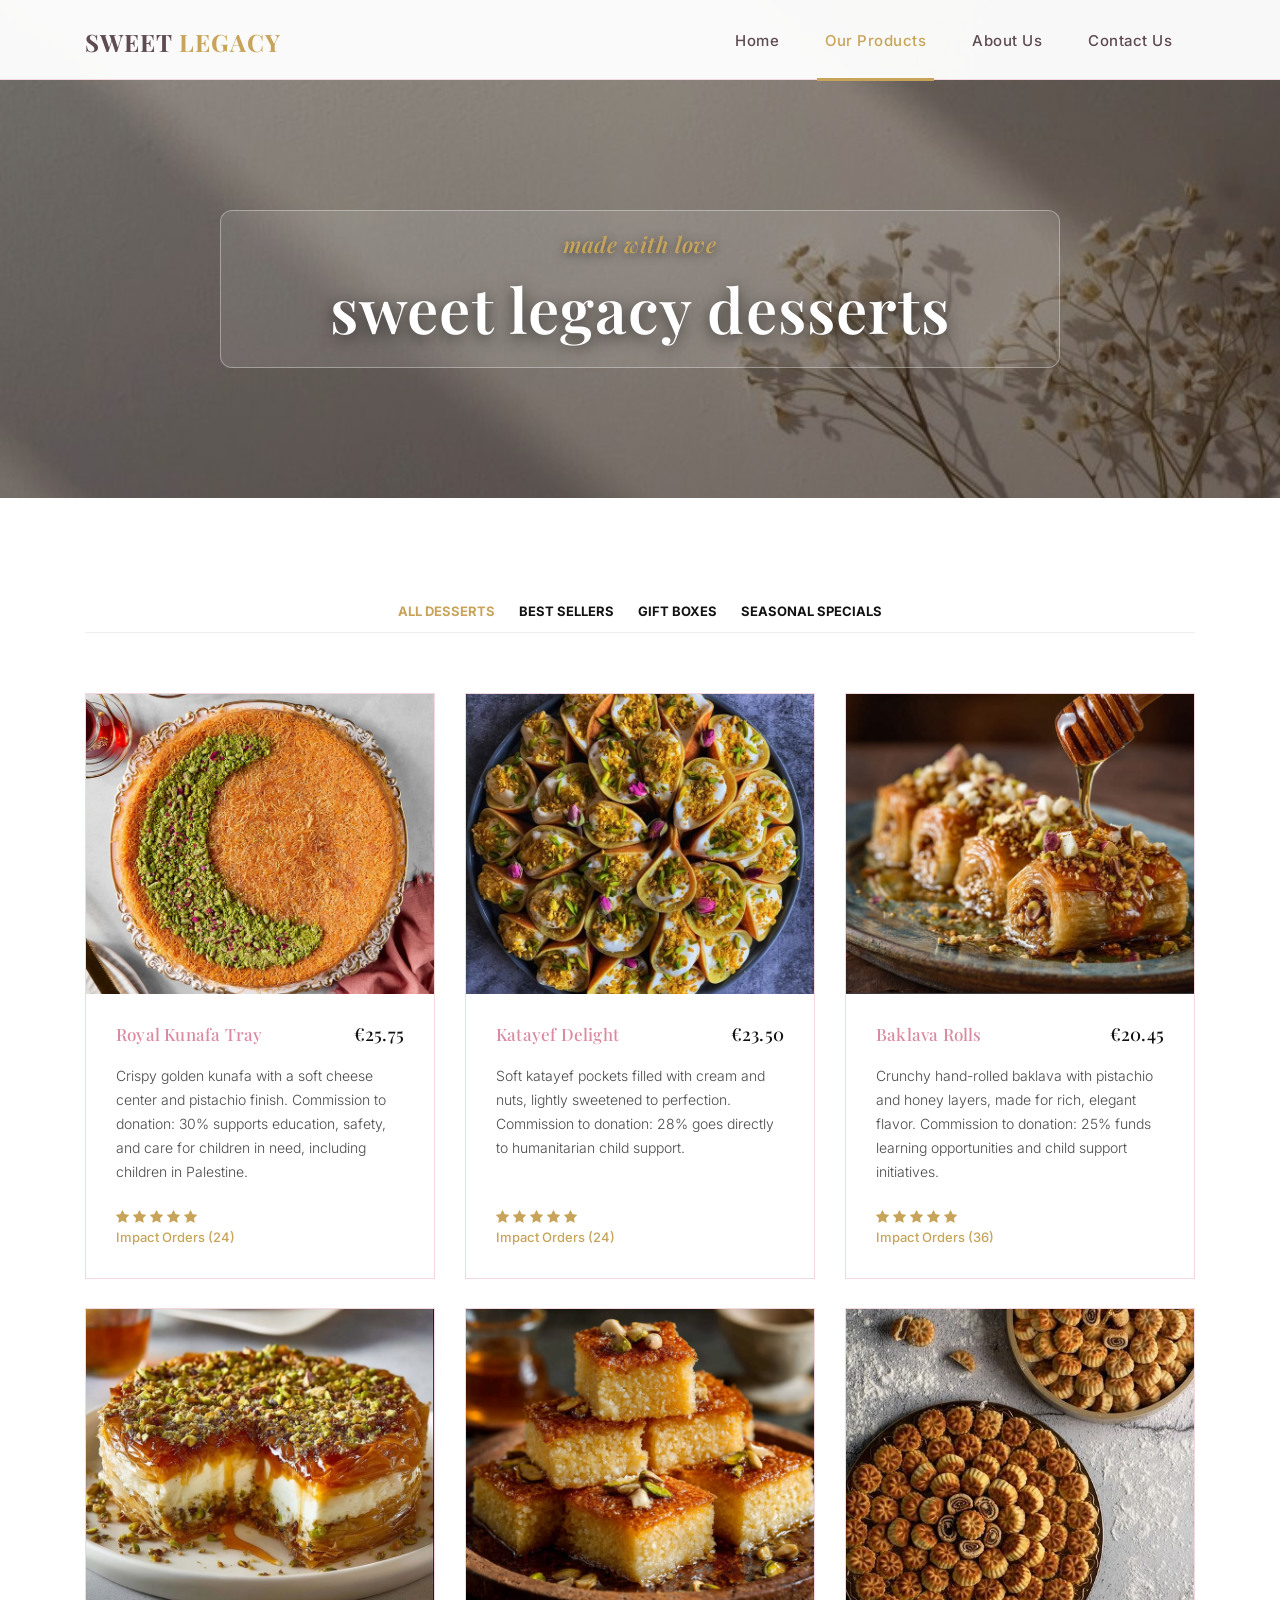
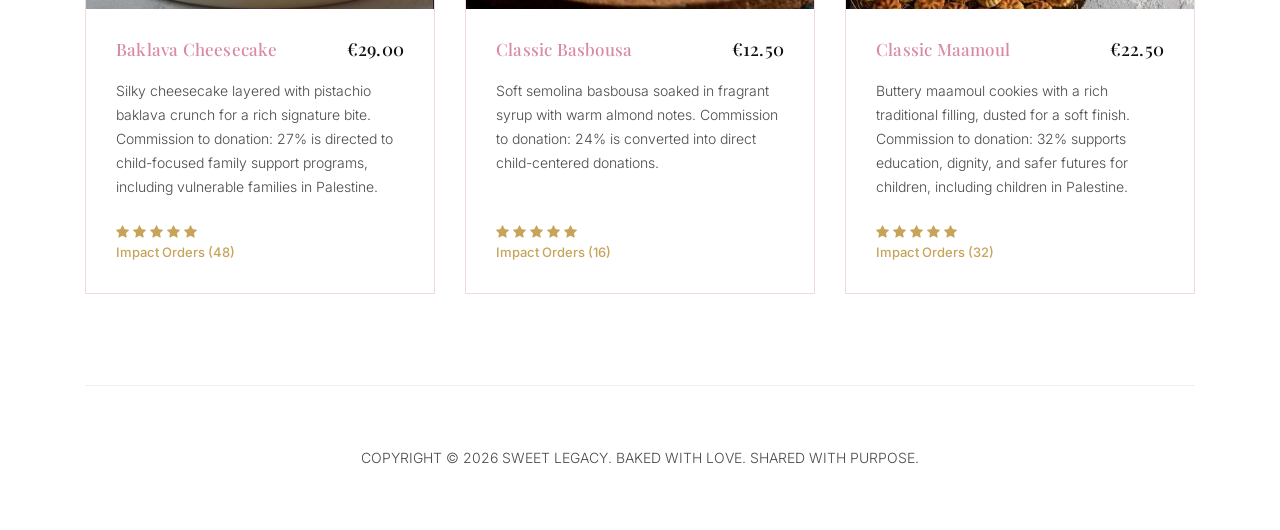
<file: products.html>
<!DOCTYPE html>
<html lang="en">

  <head>

    <meta charset="utf-8">
    <meta name="viewport" content="width=device-width, initial-scale=1, shrink-to-fit=no">
    <meta name="description" content="Explore Sweet Legacy desserts made with love. Every order supports children through education, freedom, and opportunity.">
    <meta name="author" content="Sweet Legacy">
    <link href="https://fonts.googleapis.com/css?family=Poppins:100,200,300,400,500,600,700,800,900&display=swap" rel="stylesheet">

    <title>Sweet Legacy Desserts</title>

    <!-- Bootstrap core CSS -->
    <link href="vendor/bootstrap/css/bootstrap.min.css" rel="stylesheet">
<!--

TemplateMo 546 Sixteen Clothing

https://templatemo.com/tm-546-sixteen-clothing

-->

    <!-- Additional CSS Files -->
    <link rel="stylesheet" href="assets/css/fontawesome.css">
    <link rel="stylesheet" href="assets/css/templatemo-sixteen.css">
    <link rel="stylesheet" href="assets/css/owl.css">

  </head>

  <body>

    <!-- ***** Preloader Start ***** -->
    <div id="preloader">
        <div class="jumper">
            <div></div>
            <div></div>
            <div></div>
        </div>
    </div>  
    <!-- ***** Preloader End ***** -->

    <!-- Header -->
    <header class="">
      <nav class="navbar navbar-expand-lg">
        <div class="container">
          <a class="navbar-brand" href="index.html"><h2>Sweet <em>Legacy</em></h2></a>
          <button class="navbar-toggler" type="button" data-toggle="collapse" data-target="#navbarResponsive" aria-controls="navbarResponsive" aria-expanded="false" aria-label="Toggle navigation">
            <span class="navbar-toggler-icon"></span>
          </button>
          <div class="collapse navbar-collapse" id="navbarResponsive">
            <ul class="navbar-nav ml-auto">
              <li class="nav-item">
                <a class="nav-link" href="index.html">Home
                  <span class="sr-only">(current)</span>
                </a>
              </li> 
              <li class="nav-item active">
                <a class="nav-link" href="products.html">Our Products</a>
              </li>
              <li class="nav-item">
                <a class="nav-link" href="about.html">About Us</a>
              </li>
              <li class="nav-item">
                <a class="nav-link" href="contact.html">Contact Us</a>
              </li>
            </ul>
          </div>
        </div>
      </nav>
    </header>

    <!-- Page Content -->
    <div class="page-heading products-heading header-text">
      <div class="container">
        <div class="row">
          <div class="col-md-12">
            <div class="text-content">
              <h4>made with love</h4>
              <h2>sweet legacy desserts</h2>
            </div>
          </div>
        </div>
      </div>
    </div>

    
    <div class="products">
      <div class="container">
        <div class="row">
          <div class="col-md-12">
            <div class="filters">
              <ul>
                  <li class="active" data-filter="*">All Desserts</li>
                  <li data-filter=".des">Best Sellers</li>
                  <li data-filter=".dev">Gift Boxes</li>
                  <li data-filter=".gra">Seasonal Specials</li>
              </ul>
            </div>
          </div>
          <div class="col-md-12">
            <div class="filters-content">
                <div class="row grid">
                    <div class="col-lg-4 col-md-4 all des">
                      <div class="product-item">
                        <a href="#"><img src="assets/images/Kunafa _1.jfif" alt="Kunafa dessert" class="dessert-image"></a>
                        <div class="down-content">
                          <a href="#"><h4>Royal Kunafa Tray</h4></a>
                          <h6>&euro;25.75</h6>
                          <p>Crispy golden kunafa with a soft cheese center and pistachio finish. Commission to donation: 30% supports education, safety, and care for children in need, including children in Palestine.</p>
                          <ul class="stars">
                            <li><i class="fa fa-star"></i></li>
                            <li><i class="fa fa-star"></i></li>
                            <li><i class="fa fa-star"></i></li>
                            <li><i class="fa fa-star"></i></li>
                            <li><i class="fa fa-star"></i></li>
                          </ul>
                          <span>Impact Orders (24)</span>
                        </div>
                      </div>
                    </div>
                    <div class="col-lg-4 col-md-4 all dev">
                      <div class="product-item">
                        <a href="#"><img src="assets/images/Katayef_final.jfif" alt="Katayef dessert" class="dessert-image"></a>
                        <div class="down-content">
                          <a href="#"><h4>Katayef Delight</h4></a>
                          <h6>&euro;23.50</h6>
                          <p>Soft katayef pockets filled with cream and nuts, lightly sweetened to perfection. Commission to donation: 28% goes directly to humanitarian child support.</p>
                          <ul class="stars">
                            <li><i class="fa fa-star"></i></li>
                            <li><i class="fa fa-star"></i></li>
                            <li><i class="fa fa-star"></i></li>
                            <li><i class="fa fa-star"></i></li>
                            <li><i class="fa fa-star"></i></li>
                          </ul>
                          <span>Impact Orders (24)</span>
                        </div>
                      </div>
                    </div>
                    <div class="col-lg-4 col-md-4 all gra">
                      <div class="product-item">
                        <a href="#"><img src="assets/images/afiyet olsun_3.jfif" alt="Afiyet Olsun dessert" class="dessert-image"></a>
                        <div class="down-content">
                          <a href="#"><h4>Baklava Rolls</h4></a>
                          <h6>&euro;20.45</h6>
                          <p>Crunchy hand-rolled baklava with pistachio and honey layers, made for rich, elegant flavor. Commission to donation: 25% funds learning opportunities and child support initiatives.</p>
                          <ul class="stars">
                            <li><i class="fa fa-star"></i></li>
                            <li><i class="fa fa-star"></i></li>
                            <li><i class="fa fa-star"></i></li>
                            <li><i class="fa fa-star"></i></li>
                            <li><i class="fa fa-star"></i></li>
                          </ul>
                          <span>Impact Orders (36)</span>
                        </div>
                      </div>
                    </div>
                    <div class="col-lg-4 col-md-4 all gra">
                      <div class="product-item">
                        <a href="#"><img src="assets/images/Baklava Pistachio Cheesecake_4.jfif" alt="Baklava Cheesecake dessert" class="dessert-image"></a>
                        <div class="down-content">
                          <a href="#"><h4>Baklava Cheesecake</h4></a>
                          <h6>&euro;29.00</h6>
                          <p>Silky cheesecake layered with pistachio baklava crunch for a rich signature bite. Commission to donation: 27% is directed to child-focused family support programs, including vulnerable families in Palestine.</p>
                          <ul class="stars">
                            <li><i class="fa fa-star"></i></li>
                            <li><i class="fa fa-star"></i></li>
                            <li><i class="fa fa-star"></i></li>
                            <li><i class="fa fa-star"></i></li>
                            <li><i class="fa fa-star"></i></li>
                          </ul>
                          <span>Impact Orders (48)</span>
                        </div>
                      </div>
                    </div>
                    <div class="col-lg-4 col-md-4 all dev">
                      <div class="product-item">
                        <a href="#"><img src="assets/images/basbousa_final.jfif" alt="Basbousa dessert" class="dessert-image"></a>
                        <div class="down-content">
                          <a href="#"><h4>Classic Basbousa</h4></a>
                          <h6>&euro;12.50</h6>
                          <p>Soft semolina basbousa soaked in fragrant syrup with warm almond notes. Commission to donation: 24% is converted into direct child-centered donations.</p>
                          <ul class="stars">
                            <li><i class="fa fa-star"></i></li>
                            <li><i class="fa fa-star"></i></li>
                            <li><i class="fa fa-star"></i></li>
                            <li><i class="fa fa-star"></i></li>
                            <li><i class="fa fa-star"></i></li>
                          </ul>
                          <span>Impact Orders (16)</span>
                        </div>
                      </div>
                    </div>
                    <div class="col-lg-4 col-md-4 all des">
                      <div class="product-item">
                        <a href="#"><img src="assets/images/maamoul_final1.jfif" alt="Maamoul dessert" class="dessert-image maamoul-image"></a>
                        <div class="down-content">
                          <a href="#"><h4>Classic Maamoul</h4></a>
                          <h6>&euro;22.50</h6>
                          <p>Buttery maamoul cookies with a rich traditional filling, dusted for a soft finish. Commission to donation: 32% supports education, dignity, and safer futures for children, including children in Palestine.</p>
                          <ul class="stars">
                            <li><i class="fa fa-star"></i></li>
                            <li><i class="fa fa-star"></i></li>
                            <li><i class="fa fa-star"></i></li>
                            <li><i class="fa fa-star"></i></li>
                            <li><i class="fa fa-star"></i></li>
                          </ul>
                          <span>Impact Orders (32)</span>
                        </div>
                      </div>
                    </div>
                </div>
            </div>
          </div>
        </div>
      </div>
    </div>

    
    <footer>
      <div class="container">
        <div class="row">
          <div class="col-md-12">
            <div class="inner-content">
              <p>Copyright &copy; 2026 Sweet Legacy.
            
            Baked with love. Shared with purpose.</p>
            </div>
          </div>
        </div>
      </div>
    </footer>


    <!-- Bootstrap core JavaScript -->
    <script src="vendor/jquery/jquery.min.js"></script>
    <script src="vendor/bootstrap/js/bootstrap.bundle.min.js"></script>


    <!-- Additional Scripts -->
    <script src="assets/js/custom.js"></script>
    <script src="assets/js/owl.js"></script>
    <script src="assets/js/slick.js"></script>
    <script src="assets/js/isotope.js"></script>
    <script src="assets/js/accordions.js"></script>


    <script language = "text/Javascript"> 
      cleared[0] = cleared[1] = cleared[2] = 0; //set a cleared flag for each field
      function clearField(t){                   //declaring the array outside of the
      if(! cleared[t.id]){                      // function makes it static and global
          cleared[t.id] = 1;  // you could use true and false, but that's more typing
          t.value='';         // with more chance of typos
          t.style.color='#fff';
          }
      }
    </script>


  </body>

</html>
</file>
<file: assets/css/templatemo-sixteen.css>
@import url('https://fonts.googleapis.com/css2?family=Playfair+Display:wght@500;600;700&family=Inter:wght@300;400;500;600&display=swap');
/*

TemplateMo 546 Sixteen Clothing

https://templatemo.com/tm-546-sixteen-clothing

*/
body {
  font-family: 'Inter', sans-serif;
  overflow-x: hidden;
  text-rendering: optimizeLegibility;
  -webkit-font-smoothing: antialiased;
  -moz-osx-font-smoothing: grayscale;
}
p {
	margin-bottom: 0px;
	font-size: 14px;
	font-weight: 300;
	color: #4a4a4a;
	line-height: 24px;
}
a {
	text-decoration: none!important;
}
ul {
	padding: 0;
	margin: 0;
	list-style: none;
}

h1,h2,h3,h4,h5,h6 {
	margin: 0px;
	font-family: 'Playfair Display', serif;
	letter-spacing: 0.2px;
}

ul.social-icons li {
	display: inline-block;
	margin-right: 3px;
}

ul.social-icons li:last-child {
	margin-right: 0px;
}

ul.social-icons li a {
	width: 50px;
	height: 50px;
	display: inline-block;
	line-height: 50px;
	background-color: #eee;
	color: #121212;
	font-size: 18px;
	text-align: center;
	transition: all .3s;
}

ul.social-icons li a:hover {
	background-color: #f33f3f;
	color: #fff;
}

a.filled-button {
	background-color: #f33f3f;
	color: #fff;
	font-size: 14px;
	text-transform: capitalize;
	font-weight: 300;
	padding: 10px 20px;
	border-radius: 5px;
	display: inline-block;
	transition: all 0.3s;
}

a.filled-button:hover {
	background-color: #121212;
	color: #fff;
}

.section-heading {
	text-align: left;
	margin-bottom: 60px;
	border-bottom: 1px solid #eee;
}

.section-heading h2 {
	font-size: 28px;
	font-weight: 400;
	color: #1e1e1e;
	margin-bottom: 15px;
}

.products-heading {
	background-image: url(../images/background_1.jfif);
}

.about-heading {
	background-image: url(../images/background_2.jfif);
}

.contact-heading {
	background-image: url(../images/background_2.jfif);
}

.page-heading {
	padding: 210px 0px 130px 0px;
	text-align: center;
	background-position: center center;
	background-repeat: no-repeat;
	background-size: cover;
	position: relative;
}

.page-heading .text-content h4 {
	color: #f6e3b2;
	font-size: 22px;
	text-transform: none;
	font-weight: 600;
	font-style: italic;
	letter-spacing: 0.6px;
	margin-bottom: 15px;
	text-shadow: 0 2px 10px rgba(0, 0, 0, 0.5);
}

.page-heading .text-content h2 {
	color: #ffffff;
	font-size: 62px;
	text-transform: none;
	letter-spacing: 1.2px;
	font-weight: 600;
	line-height: 1.2;
	text-shadow: 0 4px 16px rgba(0, 0, 0, 0.6);
}

.page-heading::before {
	content: "";
	position: absolute;
	inset: 0;
	background: linear-gradient(
		to bottom,
		rgba(25, 18, 20, 0.45) 0%,
		rgba(25, 18, 20, 0.55) 100%
	);
}

.page-heading .text-content {
	position: relative;
	z-index: 2;
	max-width: 840px;
	margin: 0 auto;
	padding: 20px 24px;
	background: rgba(255, 255, 255, 0.1);
	border: 1px solid rgba(255, 255, 255, 0.35);
	border-radius: 12px;
}

#preloader {
  overflow: hidden;
  background: #f33f3f;
  left: 0;
  right: 0;
  top: 0;
  bottom: 0;
  position: fixed;
  z-index: 9999999;
  color: #fff;
}

#preloader .jumper {
  left: 0;
  top: 0;
  right: 0;
  bottom: 0;
  display: block;
  position: absolute;
  margin: auto;
  width: 50px;
  height: 50px;
}

#preloader .jumper > div {
  background-color: #fff;
  width: 10px;
  height: 10px;
  border-radius: 100%;
  -webkit-animation-fill-mode: both;
  animation-fill-mode: both;
  position: absolute;
  opacity: 0;
  width: 50px;
  height: 50px;
  -webkit-animation: jumper 1s 0s linear infinite;
  animation: jumper 1s 0s linear infinite;
}

#preloader .jumper > div:nth-child(2) {
  -webkit-animation-delay: 0.33333s;
  animation-delay: 0.33333s;
}

#preloader .jumper > div:nth-child(3) {
  -webkit-animation-delay: 0.66666s;
  animation-delay: 0.66666s;
}

@-webkit-keyframes jumper {
  0% {
    opacity: 0;
    -webkit-transform: scale(0);
    transform: scale(0);
  }
  5% {
    opacity: 1;
  }
  100% {
    -webkit-transform: scale(1);
    transform: scale(1);
    opacity: 0;
  }
}

@keyframes jumper {
  0% {
    opacity: 0;
    -webkit-transform: scale(0);
    transform: scale(0);
  }
  5% {
    opacity: 1;
  }
  100% {
    opacity: 0;
  }
}


/* Header Style */
header {
	position: absolute;
	z-index: 99999;
	width: 100%;
	height: 80px;
	background-color: #232323;
	-webkit-transition: all 0.3s ease-in-out 0s;
    -moz-transition: all 0.3s ease-in-out 0s;
    -o-transition: all 0.3s ease-in-out 0s;
    transition: all 0.3s ease-in-out 0s;
}
header .navbar {
	padding: 17px 0px;
}
.background-header .navbar {
	padding: 17px 0px;
}
.background-header {
	top: 0;
	position: fixed;
	background-color: #fff!important;
	box-shadow: 0px 1px 10px rgba(0,0,0,0.1);
}
.background-header .navbar-brand h2 {
	color: #121212!important;
}
.background-header .navbar-nav a.nav-link {
	color: #1e1e1e!important;
}
.background-header .navbar-nav .nav-link:hover,
.background-header .navbar-nav .active>.nav-link,
.background-header .navbar-nav .nav-link.active,
.background-header .navbar-nav .nav-link.show,
.background-header .navbar-nav .show>.nav-link {
	color: #f33f3f!important;
}
.navbar .navbar-brand {
	float: 	left;
	margin-top: -12px;
	outline: none;
}
.navbar .navbar-brand h2 {
	color: #fff;
	text-transform: uppercase;
	font-size: 24px;
	font-weight: 700;
	font-family: 'Playfair Display', serif;
	letter-spacing: 1px;
	-webkit-transition: all .3s ease 0s;
    -moz-transition: all .3s ease 0s;
    -o-transition: all .3s ease 0s;
    transition: all .3s ease 0s;
}
.navbar .navbar-brand h2 em {
	font-style: normal;
	color: #f33f3f;
}
#navbarResponsive {
	z-index: 999;
}
.navbar-collapse {
	text-align: center;
}
.navbar .navbar-nav .nav-item {
	margin: 0px 15px;
}
.navbar .navbar-nav a.nav-link {
	text-transform: capitalize;
	font-size: 15px;
	font-weight: 500;
	letter-spacing: 0.5px;
	color: #fff;
	transition: all 0.5s;
	margin-top: 5px;
}
.navbar .navbar-nav .nav-link:hover,
.navbar .navbar-nav .active>.nav-link,
.navbar .navbar-nav .nav-link.active,
.navbar .navbar-nav .nav-link.show,
.navbar .navbar-nav .show>.nav-link {
	color: #fff;
	padding-bottom: 25px;
	border-bottom: 3px solid #f33f3f;
}
.navbar .navbar-toggler-icon {
	background-image: none;
}
.navbar .navbar-toggler {
	border-color: #fff;
	background-color: #fff;	
	height: 36px;
	outline: none;
	border-radius: 0px;
	position: absolute;
	right: 30px;
	top: 20px;
}
.navbar .navbar-toggler-icon:after {
	content: '\f0c9';
	color: #f33f3f;
	font-size: 18px;
	line-height: 26px;
	font-family: 'FontAwesome';
}



/* Banner Style */
.banner {
	position: relative;
	text-align: center;
	padding-top: 80px;
}

.banner-item-01 {
	height: calc(100vh - 80px);
	min-height: 520px;
	padding: 0;
	background-image: url(../images/background_1.jfif);
	background-size: cover;
	background-repeat: no-repeat;
	background-position: center center;
}

.banner-item-02 {
	height: calc(100vh - 80px);
	min-height: 520px;
	padding: 0;
	background-image: url(../images/background_2.jfif);
	background-size: cover;
	background-repeat: no-repeat;
	background-position: center center;
}

.banner-item-03 {
	height: calc(100vh - 80px);
	min-height: 520px;
	padding: 0;
	background-image: url(../images/background_3.jfif);
	background-size: cover;
	background-repeat: no-repeat;
	background-position: center center;
}

.banner .banner-item {
	max-height: none;
}

.banner .text-content {
	position: absolute;
	top: 50%;
	transform: translateY(-50%);
	text-align: center;
	width: 100%;
}

.banner .text-content h4 {
	color: #f5dfaa;
	font-size: 22px;
	text-transform: none;
	font-weight: 600;
	font-style: italic;
	letter-spacing: 0.6px;
	margin-bottom: 15px;
	text-shadow: 0 2px 8px rgba(0, 0, 0, 0.35);
}

.banner .text-content h2 {
	color: #ffffff;
	font-size: 62px;
	text-transform: none;
	letter-spacing: 1.2px;
	line-height: 1.2;
	font-weight: 600;
	text-shadow: 0 3px 16px rgba(0, 0, 0, 0.45);
}

.banner-item-01,
.banner-item-02,
.banner-item-03 {
	position: relative;
}

.banner-item-01::before,
.banner-item-02::before,
.banner-item-03::before {
	content: "";
	position: absolute;
	inset: 0;
	background: linear-gradient(
		to bottom,
		rgba(25, 18, 20, 0.28) 0%,
		rgba(25, 18, 20, 0.36) 100%
	);
}

.banner .text-content {
	position: relative;
	z-index: 2;
}

.owl-banner .owl-dots .owl-dot {
  border-radius: 3px;
}
.owl-banner .owl-dots {
    display: -webkit-box;
    display: -webkit-flex;
    display: -ms-flexbox;
    display: flex;
    -ms-flex-pack: center;
    -webkit-justify-content: center;
    justify-content: center;
    position: absolute;
    left: 50%;
    transform: translateX(-50%);
    bottom: 30px;
}
.owl-banner .owl-dots .owl-dot {
    width: 10px;
    height: 10px;
    border-radius: 50%;
    margin: 0 10px;
    background-color: #fff;
    opacity: 0.5;
}
.owl-banner .owl-dots .owl-dot:focus {
    outline: none
}
.owl-banner .owl-dots .owl-dot.active {
    background-color: #fff;
    opacity: 1;
}

.owl-banner .owl-nav button.owl-prev,
.owl-banner .owl-nav button.owl-next {
	position: absolute;
	top: 50%;
	transform: translateY(-50%);
	width: 48px;
	height: 48px;
	border-radius: 50%;
	border: 1px solid rgba(255, 255, 255, 0.8) !important;
	background: rgba(255, 255, 255, 0.25) !important;
	color: #fff !important;
	font-size: 30px !important;
	line-height: 42px !important;
	transition: all 0.3s ease;
}

.owl-banner .owl-nav button.owl-prev {
	left: 24px;
}

.owl-banner .owl-nav button.owl-next {
	right: 24px;
}

.owl-banner .owl-nav button.owl-prev:hover,
.owl-banner .owl-nav button.owl-next:hover {
	background: rgba(230, 210, 162, 0.95) !important;
	border-color: rgba(230, 210, 162, 0.95) !important;
	color: #5f4b52 !important;
}



/* Latest Produtcs */

.latest-products {
	margin-top: 100px;
}

.latest-products .section-heading a {
	float: right;
	margin-top: -35px;
	text-transform: uppercase;
	font-size: 13px;
	font-weight: 700;
	color: #f33f3f;
}

/* Prevent heading/link overlap in Sweet Legacy collection */
.latest-products .section-heading {
	display: flex;
	justify-content: space-between;
	align-items: flex-end;
	gap: 14px;
}

.latest-products .section-heading h2 {
	margin-bottom: 12px;
}

.latest-products .section-heading a {
	float: none;
	margin-top: 0;
	white-space: nowrap;
	margin-bottom: 12px;
}

.latest-products .row > [class*="col-"] {
	display: flex;
}

.latest-products .product-item {
	width: 100%;
	display: flex;
	flex-direction: column;
}

.latest-products .product-item .down-content {
	display: flex;
	flex-direction: column;
	height: 100%;
}

.latest-products .product-item .down-content p {
	min-height: 120px;
}

.latest-products .product-item .down-content span {
	position: static;
	margin-top: auto;
}

.product-item {
	border: 1px solid #eee;
	margin-bottom: 30px;
}

.product-item .down-content {
	padding: 30px;
	position: relative;
}

.product-item img {
	width: 100%;
	overflow: hidden;
}

.product-item .dessert-image {
	width: 100%;
	height: 300px;
	object-fit: cover;
}

.product-item .dessert-image.maamoul-image {
	object-fit: cover;
	background-color: transparent;
	padding: 0;
}

.product-item .down-content h4 {
	font-size: 17px;
	color: #1a6692;
	margin-bottom: 20px;
}

.product-item .down-content h6 {
	position: absolute;
	top: 30px;
	right: 30px;
	font-size: 18px;
	color: #121212;
}

.product-item .down-content p {
	margin-bottom: 20px;
}

.product-item .down-content ul li {
	display: inline-block;
}

.product-item .down-content ul li i {
	color: #f33f3f;
	font-size: 14px;
}

.product-item .down-content span {
	position: absolute;
	right: 30px;
	bottom: 30px;
	font-size: 13px;
	color: #f33f3f;
	font-weight: 500;
}




/* Best Features */

.about-features {
	margin-top: 100px!important;
}

.about-features p {
	border-bottom: 1px solid #eee;
	padding-bottom: 20px;
}

.about-features .container .row {
	padding-bottom: 0px!important;
	border-bottom: none!important;
}

.best-features {
	margin-top: 50px;
}

.best-features .container .row {
	border-bottom: 1px solid #eee;
	padding-bottom: 60px;
}

.best-features img {
	width: 100%;
	overflow: hidden;
}

.best-features h4 {
	font-size: 17px;
	color: #1a6692;
	margin-bottom: 20px;
}

.best-features ul.featured-list li {
	display: block;
	margin-bottom: 10px;
}

.best-features p {
	margin-bottom: 25px;
}

.best-features ul.featured-list li a {
	font-size: 14px;
	color: #4a4a4a;
	font-weight: 300;
	transition: all .3s;
	position: relative;
	padding-left: 13px;
}

.best-features ul.featured-list li a:before {
	content: '';
	width: 5px;
	height: 5px;
	display: inline-block;
	background-color: #4a4a4a;
	position: absolute;
	left: 0;
	transition: all .3s;
	top: 8px;
}

.best-features ul.featured-list li a:hover {
	color: #f33f3f;
}

.best-features ul.featured-list li a:hover::before {
	background-color: #f33f3f;
}

.best-features .filled-button {
	margin-top: 20px;
}





/* Call To Action */

.call-to-action .inner-content {
	margin-top: 60px;
	padding: 30px;
	background-color: #f7f7f7;
	border-radius: 5px;
}

.call-to-action .inner-content h4 {
	font-size: 17px;
	color: #1a6692;
	margin-bottom: 15px;
}

.call-to-action .inner-content em {
	font-style: normal;
	font-weight: 700;
}

.call-to-action .inner-content .col-md-4 {
	text-align: right;
}

.call-to-action .inner-content .filled-button {
	margin-top: 12px;
}




/* Footer */

footer {
	text-align: center;
}

footer .inner-content {
	border-top: 1px solid #eee;
	margin-top: 60px;
	padding: 60px 0px;
}

footer .inner-content p {
	text-transform: uppercase;
}

footer .inner-content p a {
	color: #f33f3f;
	margin-left: 3px;
}




/* Product Page */

.products {
	margin-top: 100px;
}

.products .filters {
	text-align: center;
	border-bottom: 1px solid #eee;
	padding-bottom: 10px;
	margin-bottom: 60px;
}

.products .filters li {
	text-transform: uppercase;
	font-size: 13px;
	font-weight: 700;
	color: #121212;
	display: inline-block;
	margin: 0px 10px;
	transition: all .3s;
	cursor: pointer;
}

.products .filters ul li.active,
.products .filters ul li:hover {
  color: #f33f3f;
}

.products .grid > [class*="col-"] {
	display: flex;
}

.products .product-item {
	width: 100%;
	display: flex;
	flex-direction: column;
}

.products .product-item .down-content {
	display: flex;
	flex-direction: column;
	height: 100%;
}

.products .product-item .down-content p {
	min-height: 120px;
}

.products .product-item .down-content span {
	position: static;
	margin-top: auto;
}

.products ul.pages {
	margin-top: 30px;
	text-align: center;
}

.products ul.pages li {
	display: inline-block;
	margin: 0px 2px;
}

.products ul.pages li a {
	width: 44px;
	height: 44px;
	display: inline-block;
	line-height: 42px;
	border: 1px solid #eee;
	font-size: 15px;
	font-weight: 700;
	color: #121212;
	transition: all .3s;
}

.products ul.pages li a:hover,
.products ul.pages li.active a {
	background-color: #f33f3f;
	border-color: #f33f3f;
	color: #fff;
}



/* Team Members */

.team-members {
	margin-top: 100px;
}

.team-member {
	border: 1px solid #eee;
	margin-bottom: 30px;
}

.team-member img {
	width: 100%;
	height: 320px;
	object-fit: cover;
	object-position: center;
	overflow: hidden;
}

.team-member .down-content {
	padding: 30px;
	text-align: center;
}

.team-member .thumb-container {
	position: relative;
}

.team-member .thumb-container .hover-effect {
	position: absolute;
	background-color: rgba(230,210,162,0.88);
	top: 0;
	left: 0;
	width: 100%;
	height: 100%;
	opacity: 0;
	visibility: hidden;
	transition: all .5s;
}

.team-member .thumb-container .hover-effect .hover-content {
	position: absolute;
	display: inline-block;
	width: 100%;
	text-align: center;
	top: 50%;
	transform: translateY(-50%);
}

.team-member .thumb-container .hover-effect .hover-content ul.social-icons li a:hover {
	background-color: #fff;
	color: #e6d2a2;
}

.team-member:hover .hover-effect {
	visibility: visible;
	opacity: 1;
}

.team-member .down-content h4 {
	font-size: 17px;
	color: #1a6692;
	margin-bottom: 8px;
}

.team-member .down-content span {
	display: block;
	font-size: 13px;
	color: #f33f3f;
	font-weight: 500;
	margin-bottom: 20px;
}




/* Services */

.services {
	background-image: url(../images/services-bg.jpg);
	background-position: center center;
	background-repeat: no-repeat;
	background-size: cover;
	background-attachment: fixed;
	padding: 100px 0px;
}

.services .service-item {
	text-align: center;
}

.services .service-item .icon {
	background-color: #f7f7f7;
	padding: 40px;
}

.services .service-item .icon i {
	width: 100px;
	height: 100px;
	display: inline-block;
	text-align: center;
	line-height: 100px;
	background-color: #f33f3f;
	color: #fff;
	font-size: 32px;
}

.services .service-item .down-content {
	background-color: #fff;
	padding: 40px 30px;
}

.services .service-item .down-content h4 {
	font-size: 17px;
	color: #1a6692;
	margin-bottom: 20px;
}

.services .service-item .down-content p {
	margin-bottom: 25px;
}




/* Clients */

.happy-clients {
	margin-top: 100px;
	margin-bottom: 40px;
}

.happy-clients .client-item img {
	max-width: 100%;
	overflow: hidden;
	transition: all .3s;
	cursor: pointer;
}

.happy-clients .client-item img:hover {
	opacity: 0.8;
}




/* Find Us */

.find-us {
	margin-top: 100px;
}

.find-us p {
	border-bottom: 1px solid #eee;
	padding-bottom: 30px;
	margin-bottom: 30px;
}

.find-us h4 {
	font-size: 17px;
	color: #1a6692;
	margin-bottom: 20px;
}

.find-us .left-content {
	margin-left: 30px;
}



/* Send Message */

.send-message {
	margin-top: 100px;
}

.contact-form input {
	font-size: 14px;
	width: 100%;
	height: 44px;
	display: inline-block;
	line-height: 42px;
	border: 1px solid #eee;
	border-radius: 0px;
	margin-bottom: 30px;
}

.contact-form input:focus {
	box-shadow: none;
	border: 1px solid #eee;
}

.contact-form textarea {
	font-size: 14px;
	width: 100%;
	min-width: 100%;
	min-height: 120px;
	height: 120px;
	max-height: 180px;
	border: 1px solid #eee;
	border-radius: 0px;
	margin-bottom: 30px;
}

.contact-form textarea:focus {
	box-shadow: none;
	border: 1px solid #eee;
}

.contact-form button.filled-button {
	background-color: #f33f3f;
	color: #fff;
	font-size: 14px;
	text-transform: capitalize;
	font-weight: 300;
	padding: 10px 20px;
	border-radius: 5px;
	display: inline-block;
	transition: all 0.3s;
	border: none;
	outline: none;
	cursor: pointer;
}

.contact-form button.filled-button:hover {
	background-color: #121212;
	color: #fff;
}

.accordion {
	margin-left: 30px;
}

.accordion a {
	cursor: pointer;
	font-size: 17px;
	color: #1a6692!important;
	margin-bottom: 20px;
	transition: all .3s;
}

.accordion a:hover {
	color: #f33f3f!important;
}

.accordion a.active {
  color: #f33f3f!important;
}

.accordion li .content {
  display: none;
  margin-top: 10px;
}

.accordion li:first-child {
	border-top: 1px solid #eee;
}

.accordion li {
	border-bottom: 1px solid #eee;
	padding: 15px 0px;
}

/* Responsive Style */
@media (max-width: 768px) {
	.banner .text-content {
		width: 90%;
		margin-left: 5%;
	}
	.banner .text-content h4 {
		font-size: 22px;
	}

	.banner .text-content h2 {
		font-size: 36px;
		letter-spacing: 0.5px;
	}
	.banner-item-01,
	.banner-item-02,
	.banner-item-03 {
		height: 70vh;
		min-height: 420px;
		padding: 0;
	}
	.page-heading .text-content h4 {
		font-size: 22px;
	}

	.page-heading .text-content h2 {
		font-size: 36px;
		letter-spacing: 0.5px;
	}
	.latest-products .section-heading a {
		float: none;
		margin-top: 0px;
		display: block;
		margin-bottom: 20px;
	}
	.product-item .down-content h4 {
		margin-bottom: 20px!important;
	}
	.product-item .down-content h6 {
		position: absolute!important;
		top: 30px!important;
		right: 30px!important;
	}
	.product-item .down-content span {
		position: absolute!important;
		right: 30px!important;
		bottom: 30px!important;
	}
	.best-features .left-content {
		margin-bottom: 30px;
	}
	.call-to-action .inner-content {
		text-align: center;
	}
	.call-to-action .inner-content .filled-button {
		text-align: center;
		width: 100%;
		margin-top: 20px;
	}
	.about-features img {
		margin-bottom: 30px;
	}
	.service-item {
		margin-bottom: 30px;
	}
	.find-us #map {
		margin-bottom: 30px;
	}
	.find-us .left-content {
		margin-left: 0px;
	}
	.send-message .accordion {
		margin-top: 30px;
		margin-left: 0px;
	}
}

@media (max-width: 992px) {
	.navbar .navbar-brand {
		position: absolute;
		left: 30px;
		top: 32px;
	}
	.navbar .navbar-brand {
		width: auto;
	}
	.navbar:after {
		display: none;
	}
	#navbarResponsive {
	    z-index: 99999;
	    position: absolute;
	    top: 80px;
	    left: 0;
	    width: 100%;
	    text-align: center;
	    background-color: #fff;
	    box-shadow: 0px 10px 10px rgba(0,0,0,0.1);
	}
	.navbar .navbar-nav .nav-item {
		border-bottom: 1px solid #eee;
	}
	.navbar .navbar-nav .nav-item:last-child {
		border-bottom: none;
	}
	.navbar .navbar-nav a.nav-link {
		padding: 15px 0px;
		color: #1e1e1e!important;
	}
	.navbar .navbar-nav .nav-link:hover,
	.navbar .navbar-nav .active>.nav-link,
	.navbar .navbar-nav .nav-link.active,
	.navbar .navbar-nav .nav-link.show,
	.navbar .navbar-nav .show>.nav-link {
		color: #f33f3f!important;
		border-bottom: none!important;
		padding-bottom: 15px;
	}
	.product-item .down-content h4 {
		margin-bottom: 10px;
	}
	.product-item .down-content h6 {
		position: relative;
		top: 0;
		right: 0;
		margin-bottom: 20px;
	}
	.product-item .down-content span {
		position: relative;
		right: 0;
		bottom: 0;
	}
}

/* Sweet Legacy elegant palette overrides */
:root {
	--sweet-pink: #d98aa0;
	--soft-pink: #f9edf1;
	--rose-blush: #f3d8e0;
	--gold-accent: #c7a45a;
	--ink-soft: #5f4b52;
}

body {
	background-color: #fff;
	color: var(--ink-soft);
}

header {
	background-color: rgba(255, 255, 255, 0.96);
	border-bottom: 1px solid var(--rose-blush);
}

.navbar .navbar-brand h2,
.navbar .navbar-nav a.nav-link {
	color: var(--ink-soft);
}

.navbar .navbar-brand h2 em {
	color: var(--gold-accent);
}

.navbar .navbar-nav .nav-link:hover,
.navbar .navbar-nav .active > .nav-link,
.navbar .navbar-nav .nav-link.active,
.navbar .navbar-nav .nav-link.show,
.navbar .navbar-nav .show > .nav-link {
	color: var(--sweet-pink);
	border-bottom-color: var(--gold-accent);
}

a.filled-button,
.contact-form button.filled-button,
.services .service-item .icon i {
	background-color: var(--sweet-pink);
}

a.filled-button:hover,
.contact-form button.filled-button:hover {
	background-color: var(--gold-accent);
}

.banner .text-content h4,
.page-heading .text-content h4,
.latest-products .section-heading a,
.product-item .down-content ul li i,
.product-item .down-content span,
.team-member .down-content span,
.products .filters ul li.active,
.products .filters ul li:hover,
.accordion a:hover,
.accordion a.active,
footer .inner-content p a {
	color: var(--gold-accent) !important;
}

.product-item .down-content h4,
.best-features h4,
.call-to-action .inner-content h4,
.services .service-item .down-content h4,
.team-member .down-content h4,
.find-us h4,
.accordion a {
	color: var(--sweet-pink) !important;
}

.call-to-action .inner-content {
	background: linear-gradient(135deg, #fff 0%, var(--soft-pink) 100%);
	border: 1px solid var(--rose-blush);
}

.product-item,
.team-member,
.services .service-item .down-content {
	background-color: #fff;
	border-color: var(--rose-blush);
}

.best-features .right-image .mission-image {
	max-width: 420px;
	width: 100%;
	margin: 0 auto;
	display: block;
	border-radius: 12px;
}

.best-features .right-image .story-image {
	max-width: 460px;
	width: 100%;
	margin: 0 auto;
	display: block;
	border-radius: 14px;
	box-shadow: 0 10px 28px rgba(95, 75, 82, 0.18);
	border: 1px solid var(--rose-blush);
}

.happy-clients .client-item .voice-card {
	min-height: 170px;
	padding: 24px 20px;
	border: 1px solid var(--rose-blush);
	background: linear-gradient(135deg, #fff 0%, var(--soft-pink) 100%);
	border-radius: 12px;
	text-align: left;
}

.happy-clients .client-item .voice-card h5 {
	margin-bottom: 10px;
	color: var(--sweet-pink);
	font-size: 20px;
}

.happy-clients .client-item .voice-card p {
	color: var(--ink-soft);
	line-height: 1.7;
}

/* Final interaction color harmonization: soft gold */
a:hover,
.navbar .navbar-nav .nav-link:hover,
.navbar .navbar-nav .active > .nav-link,
.navbar .navbar-nav .nav-link.active,
.navbar .navbar-nav .nav-link.show,
.navbar .navbar-nav .show > .nav-link,
.background-header .navbar-nav .nav-link:hover,
.background-header .navbar-nav .active > .nav-link,
.background-header .navbar-nav .nav-link.active,
.background-header .navbar-nav .nav-link.show,
.background-header .navbar-nav .show > .nav-link,
.products .filters ul li.active,
.products .filters ul li:hover,
.accordion a:hover,
.accordion a.active,
.best-features ul.featured-list li a:hover,
.best-features ul.featured-list li a:hover::before,
.product-item .down-content ul li i,
.product-item .down-content span,
.team-member .down-content span,
footer .inner-content p a,
.navbar .navbar-toggler-icon:after {
	color: var(--gold-accent) !important;
}

.navbar .navbar-nav .nav-link:hover,
.navbar .navbar-nav .active > .nav-link,
.navbar .navbar-nav .nav-link.active,
.navbar .navbar-nav .nav-link.show,
.navbar .navbar-nav .show > .nav-link {
	border-bottom-color: var(--gold-accent) !important;
}

a.filled-button,
.contact-form button.filled-button,
.products ul.pages li a:hover,
.products ul.pages li.active a,
.services .service-item .icon i,
ul.social-icons li a:hover,
#preloader {
	background-color: var(--gold-accent) !important;
	border-color: var(--gold-accent) !important;
}

/* Stronger, elegant hero readability */
.banner-item-01::before,
.banner-item-02::before,
.banner-item-03::before {
	background: linear-gradient(
		to bottom,
		rgba(25, 18, 20, 0.42) 0%,
		rgba(25, 18, 20, 0.54) 100%
	) !important;
}

.banner .text-content {
	max-width: 920px;
	margin: 0 auto;
	padding: 30px 36px;
	background: rgba(255, 255, 255, 0.22);
	border: 1px solid rgba(255, 255, 255, 0.62);
	border-radius: 14px;
	box-shadow: 0 18px 36px rgba(25, 18, 20, 0.24);
	backdrop-filter: blur(3px);
}

.banner .text-content h4 {
	color: #f8e8bf !important;
	text-shadow: 0 2px 12px rgba(0, 0, 0, 0.55) !important;
}

.banner .text-content h2 {
	color: #fffdf8;
	text-shadow: 0 5px 22px rgba(0, 0, 0, 0.65);
}
</file>
